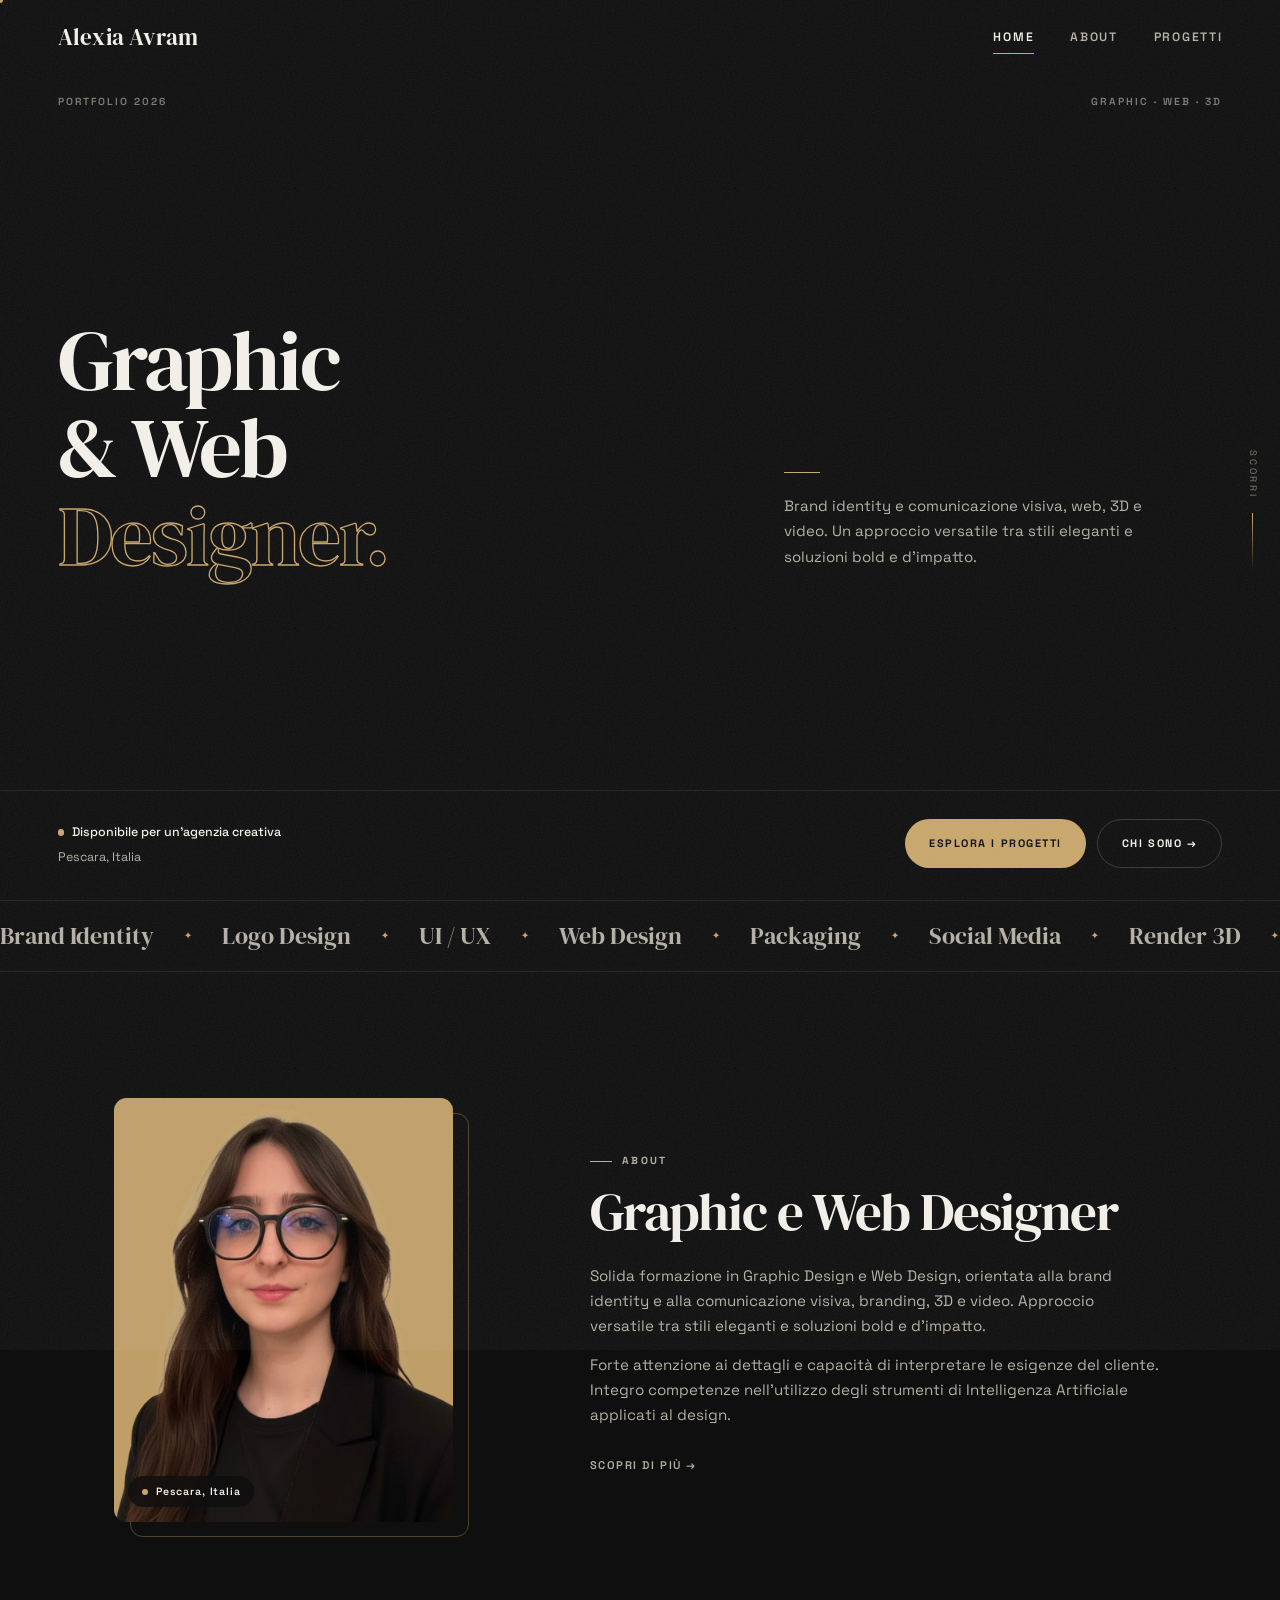
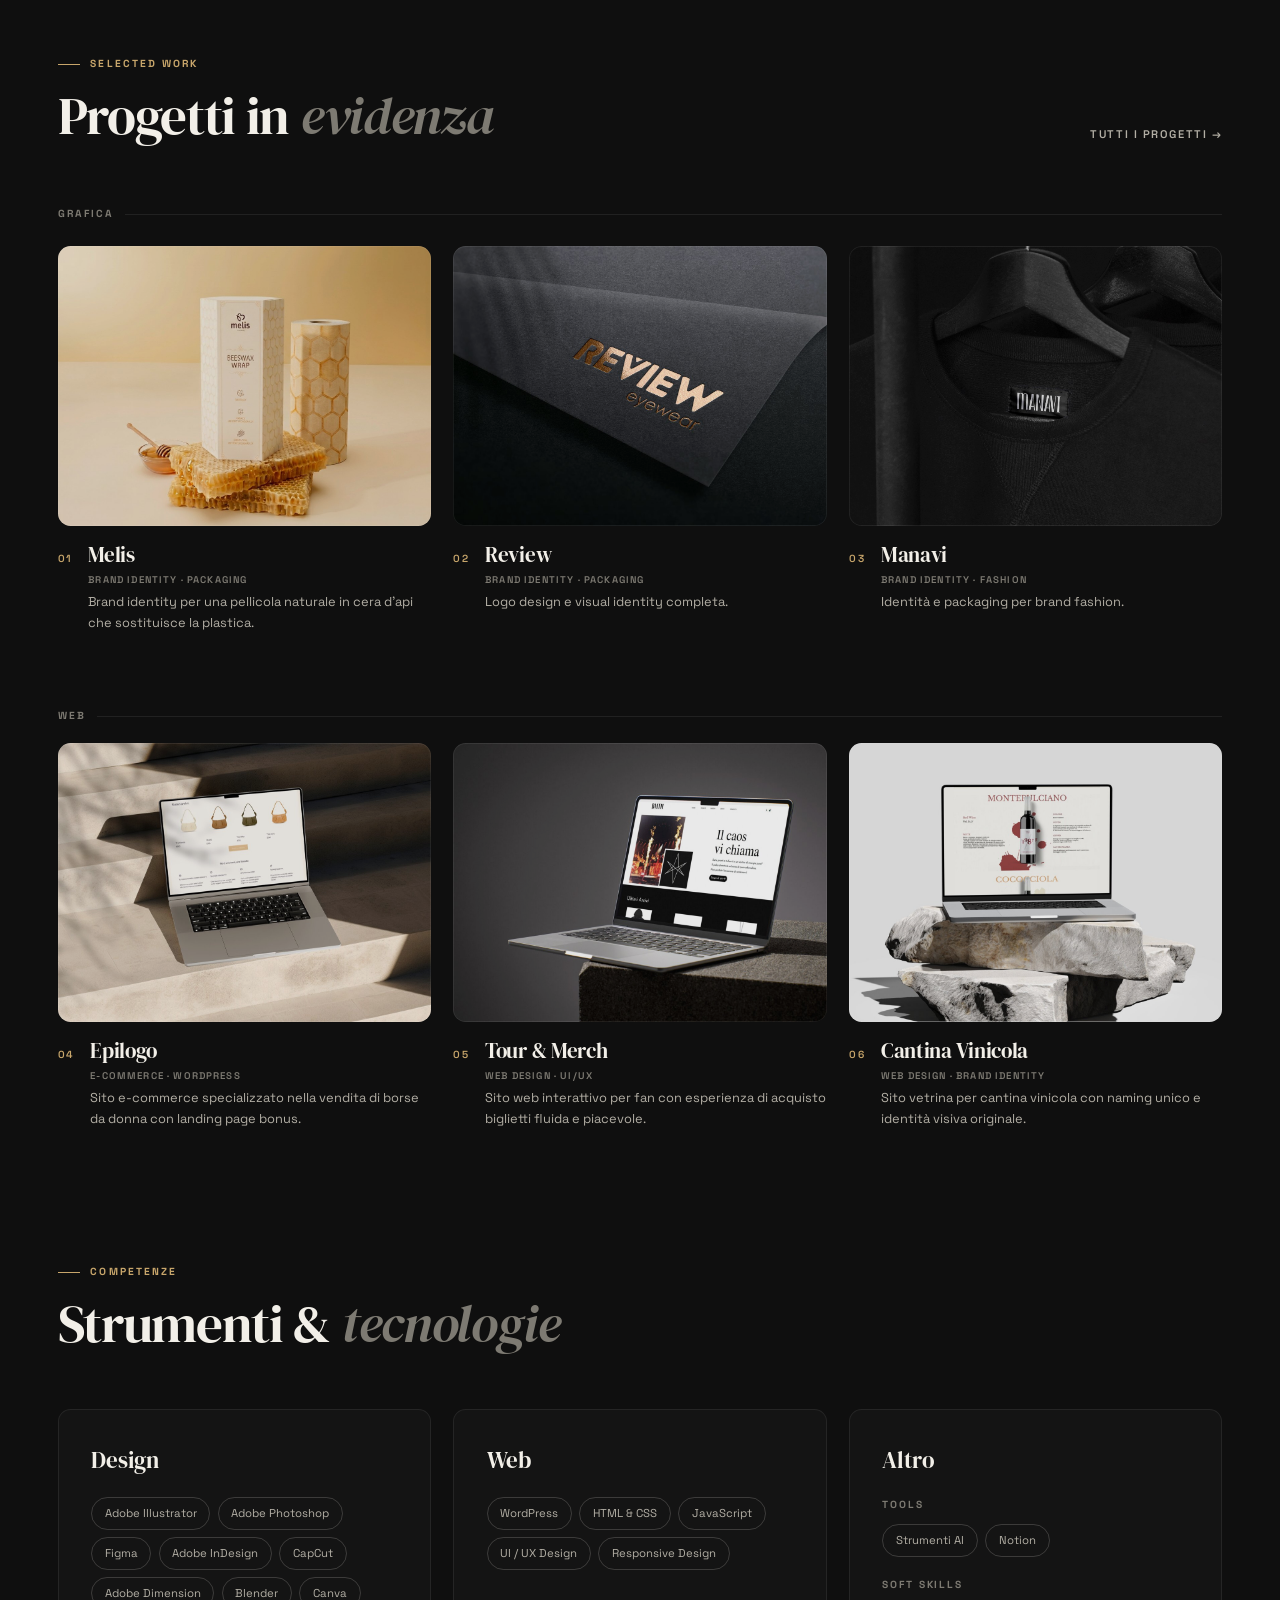
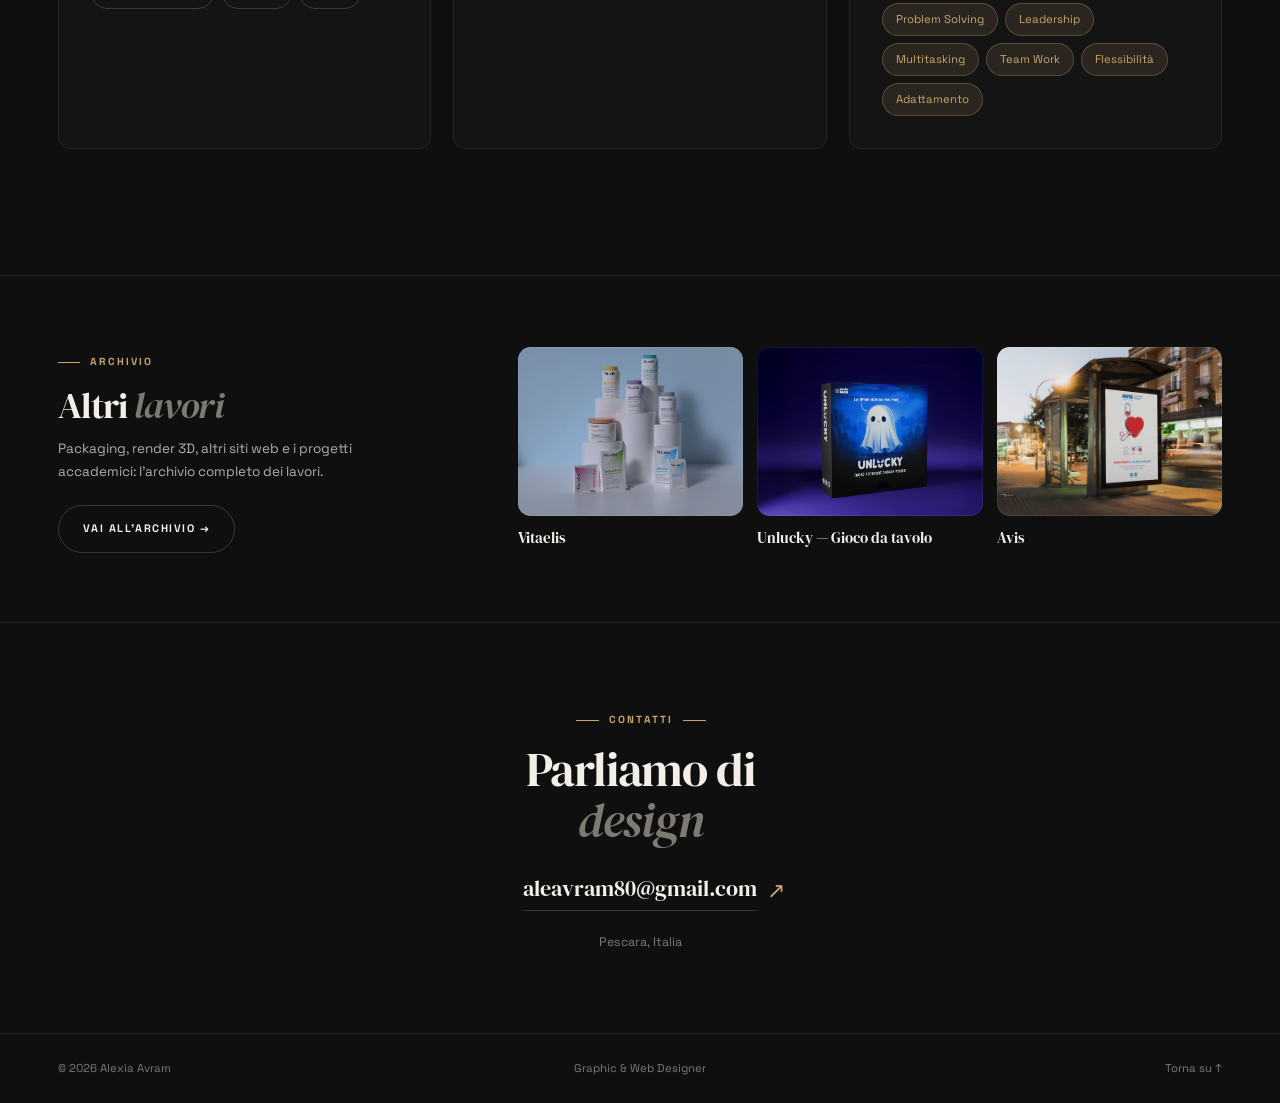
<file: index.html>
<!DOCTYPE html>
<html lang="it">
<head>
  <meta charset="UTF-8"/>
  <meta name="viewport" content="width=device-width, initial-scale=1.0"/>
  <title>Alexia Avram — Graphic &amp; Web Designer</title>
  <meta name="description" content="Portfolio di Alexia Avram, Graphic e Web Designer: brand identity, packaging, web design e 3D."/>
  <meta name="theme-color" content="#0F0F0F"/>
  <!-- Anteprima link (WhatsApp, LinkedIn, Facebook…). Quando il sito è online, sostituisci
       "assets/og-image.jpg" con l’indirizzo completo, es. https://tuosito.it/assets/og-image.jpg -->
  <meta property="og:type" content="website"/>
  <meta property="og:site_name" content="Alexia Avram — Portfolio"/>
  <meta property="og:locale" content="it_IT"/>
  <meta property="og:title" content="Alexia Avram — Graphic &amp; Web Designer"/>
  <meta property="og:description" content="Portfolio di Alexia Avram, Graphic e Web Designer: brand identity, packaging, web design e 3D."/>
  <meta property="og:url" content="https://aleavram80-code.github.io/PortfolioAlexiaAvram/"/>
  <link rel="canonical" href="https://aleavram80-code.github.io/PortfolioAlexiaAvram/"/>
  <meta property="og:image" content="https://aleavram80-code.github.io/PortfolioAlexiaAvram/assets/og-image.jpg"/>
  <meta property="og:image:width" content="1200"/>
  <meta property="og:image:height" content="630"/>
  <meta property="og:image:alt" content="Alexia Avram — Graphic &amp; Web Designer"/>
  <meta name="twitter:card" content="summary_large_image"/>
  <meta name="twitter:image" content="https://aleavram80-code.github.io/PortfolioAlexiaAvram/assets/og-image.jpg"/>
  <link rel="icon" href="assets/icons/favicon.ico" sizes="any"/>
  <link rel="icon" type="image/png" sizes="32x32" href="assets/icons/favicon-32.png"/>
  <link rel="apple-touch-icon" href="assets/icons/apple-touch-icon.png"/>
  <link rel="preconnect" href="https://fonts.googleapis.com"/>
  <link rel="preconnect" href="https://fonts.gstatic.com" crossorigin/>
  <link href="https://fonts.googleapis.com/css2?family=DM+Serif+Display:ital@0;1&family=Space+Grotesk:wght@400;500;600;700&display=swap" rel="stylesheet"/>
  <link rel="stylesheet" href="css/style.css"/>
</head>
<body data-page="home" data-title-key="meta.title.home">

  <a class="skip" href="#main">Vai al contenuto</a>
  <div class="page-overlay" id="pageOverlay"></div>
  <div class="grain" aria-hidden="true"></div>
  <div class="cursor-ring" id="cursorRing" aria-hidden="true"><span></span></div>
  <div class="cursor-dot" id="cursorDot" aria-hidden="true"></div>

  <div class="loader" id="loader" aria-hidden="true">
    <div class="loader-inner">
      <span class="loader-name">Alexia Avram</span>
      <div class="loader-track"><div class="loader-bar"></div></div>
      <span class="loader-count">Portfolio 2026</span>
    </div>
  </div>

  <!-- NAV -->
  <header class="nav" id="nav">
    <a class="nav-logo" href="index.html">Alexia Avram</a>
    <nav class="nav-links" aria-label="Principale">
      <a href="index.html" class="nav-link is-active" data-i18n="nav.home">Home</a>
      <a href="about.html" class="nav-link" data-i18n="nav.about">About</a>
      <a href="progetti.html" class="nav-link" data-i18n="nav.work">Progetti</a>
    </nav>
    <button class="nav-burger" id="burger" type="button" aria-expanded="false" aria-controls="mobMenu" data-i18n-aria="nav.menu" aria-label="Menu"><span></span><span></span></button>
  </header>

  <div class="mob-menu" id="mobMenu">
    <ul>
      <li><a href="index.html" class="mob-link is-active" data-i18n="nav.home">Home</a></li>
      <li><a href="about.html" class="mob-link" data-i18n="nav.about">About</a></li>
      <li><a href="progetti.html" class="mob-link" data-i18n="nav.work">Progetti</a></li>
    </ul>
  </div>

  <main id="main">

    <!-- HERO -->
    <section class="hero">
      <div class="hero-top hero-fade">
        <span data-i18n="hero.eyebrow">Portfolio 2026</span>
        <span>Graphic · Web · 3D</span>
      </div>

      <div class="hero-type">
        <h1 class="hero-title">
          <span class="hero-line"><span style="--i:0">Graphic</span></span>
          <span class="hero-line hero-line--2"><span style="--i:1">&amp; Web</span></span>
          <span class="hero-line hero-line--3"><span style="--i:2" class="hero-outline">Designer.</span></span>
        </h1>
        <div class="hero-aside hero-fade">
          <p class="hero-intro" data-i18n="hero.intro">Brand identity e comunicazione visiva, web, 3D e video. Un approccio versatile tra stili eleganti e soluzioni bold e d’impatto.</p>
        </div>
      </div>

      <div class="hero-foot hero-fade">
        <div class="hero-meta">
          <span><span class="pulse"></span><strong data-i18n="hero.status">Disponibile per un’agenzia creativa</strong></span>
          <span data-i18n="hero.loc">Pescara, Italia</span>
        </div>
        <div class="hero-btns">
          <a href="#lavori" class="btn btn-primary mag" data-i18n="hero.cta.work">Esplora i progetti</a>
          <a href="about.html" class="btn btn-ghost mag" data-i18n="hero.cta.about">Chi sono →</a>
        </div>
      </div>

      <span class="hero-scroll" aria-hidden="true" data-i18n="hero.scroll">Scorri</span>
    </section>

    <!-- MARQUEE -->
    <div class="marquee" aria-hidden="true">
      <div class="marquee-track">
        <div class="marquee-group">
          <span>Brand Identity</span><i>✦</i><span>Logo Design</span><i>✦</i><span>UI / UX</span><i>✦</i><span>Web Design</span><i>✦</i>
          <span>Packaging</span><i>✦</i><span>Social Media</span><i>✦</i><span>Render 3D</span><i>✦</i><span>Adobe Suite</span><i>✦</i><span>Figma</span><i>✦</i>
        </div>
        <div class="marquee-group">
          <span>Brand Identity</span><i>✦</i><span>Logo Design</span><i>✦</i><span>UI / UX</span><i>✦</i><span>Web Design</span><i>✦</i>
          <span>Packaging</span><i>✦</i><span>Social Media</span><i>✦</i><span>Render 3D</span><i>✦</i><span>Adobe Suite</span><i>✦</i><span>Figma</span><i>✦</i>
        </div>
      </div>
    </div>

    <!-- ABOUT -->
    <section class="section home-about">
      <div class="wrap">
        <div class="portrait reveal">
          <div class="portrait-frame"><img src="assets/img/alexia.jpg" alt="Alexia Avram" width="849" height="1200" class="fade-img" loading="lazy" decoding="async"/></div>
          <span class="portrait-tag"><span class="pulse"></span><span data-i18n="hero.loc">Pescara, Italia</span></span>
        </div>
        <div class="about-copy reveal" style="--d:.1s">
          <p class="label" data-i18n="about.label">About</p>
          <h2 class="section-title" data-i18n-html="about.title">Graphic e Web Designer</h2>
          <p data-i18n="about.p1">Solida formazione in Graphic Design e Web Design, orientata alla brand identity e alla comunicazione visiva, branding, 3D e video. Approccio versatile tra stili eleganti e soluzioni bold e d’impatto.</p>
          <p data-i18n="about.p2">Forte attenzione ai dettagli e capacità di interpretare le esigenze del cliente. Integro competenze nell’utilizzo degli strumenti di Intelligenza Artificiale applicati al design.</p>
          <a href="about.html" class="link-arrow" data-i18n="about.more">Scopri di più →</a>
        </div>
      </div>
    </section>

    <!-- PROGETTI IN EVIDENZA -->
    <section class="section" id="lavori" style="padding-top:0">
      <div class="wrap">
        <div class="section-head reveal">
          <div>
            <p class="label" data-i18n="work.label">Selected Work</p>
            <h2 class="section-title" data-i18n-html="work.title">Progetti in <em>evidenza</em></h2>
          </div>
          <a href="progetti.html" class="link-arrow" data-i18n="work.all">Tutti i progetti →</a>
        </div>
        <div class="feat-grid" id="featured"></div>
      </div>
    </section>

    <!-- COMPETENZE -->
    <section class="section" style="padding-top:0">
      <div class="wrap">
        <div class="section-head reveal">
          <div>
            <p class="label" data-i18n="skills.label">Competenze</p>
            <h2 class="section-title" data-i18n-html="skills.title">Strumenti &amp; <em>tecnologie</em></h2>
          </div>
        </div>
        <div class="skills-grid">
          <div class="skill-card reveal">
            <h3 data-i18n="skills.design">Design</h3>
            <ul class="chips">
              <li class="chip">Adobe Illustrator</li><li class="chip">Adobe Photoshop</li><li class="chip">Figma</li>
              <li class="chip">Adobe InDesign</li><li class="chip">CapCut</li><li class="chip">Adobe Dimension</li>
              <li class="chip">Blender</li><li class="chip">Canva</li>
            </ul>
          </div>
          <div class="skill-card reveal" style="--d:.08s">
            <h3 data-i18n="skills.web">Web</h3>
            <ul class="chips">
              <li class="chip">WordPress</li><li class="chip">HTML &amp; CSS</li><li class="chip">JavaScript</li>
              <li class="chip">UI / UX Design</li><li class="chip">Responsive Design</li>
            </ul>
          </div>
          <div class="skill-card reveal" style="--d:.16s">
            <h3 data-i18n="skills.other">Altro</h3>
            <span class="sub" data-i18n="skills.tools">Tools</span>
            <ul class="chips"><li class="chip" data-i18n="skills.ai">Strumenti AI</li><li class="chip">Notion</li></ul>
            <span class="sub" data-i18n="skills.soft">Soft Skills</span>
            <ul class="chips">
              <li class="chip chip--soft" data-i18n="soft.problem">Problem Solving</li>
              <li class="chip chip--soft" data-i18n="soft.leadership">Leadership</li>
              <li class="chip chip--soft" data-i18n="soft.multitasking">Multitasking</li>
              <li class="chip chip--soft" data-i18n="soft.team">Team Work</li>
              <li class="chip chip--soft" data-i18n="soft.flex">Flessibilità</li>
              <li class="chip chip--soft" data-i18n="soft.adapt">Adattamento</li>
            </ul>
          </div>
        </div>
      </div>
    </section>

    <!-- ALTRI LAVORI -->
    <section class="section more">
      <div class="wrap">
        <div class="more-text reveal">
          <p class="label" data-i18n="more.label">Archivio</p>
          <h2 class="section-title" data-i18n-html="more.title">Altri <em>lavori</em></h2>
          <p data-i18n="more.text">Packaging, render 3D, altri siti web e i progetti accademici: l’archivio completo dei lavori.</p>
          <a href="progetti.html" class="btn btn-ghost mag" data-i18n="more.cta">Vai all’archivio →</a>
        </div>
        <div class="more-strip reveal" style="--d:.08s" id="moreStrip"></div>
      </div>
    </section>

    <!-- CONTATTI -->
    <section class="section contact" id="contatti">
      <div class="wrap reveal">
        <p class="label" data-i18n="contact.label">Contatti</p>
        <h2 class="section-title" data-i18n-html="contact.title">Parliamo di<br/><em>design</em></h2>
        <a class="contact-email" href="mailto:aleavram80@gmail.com">aleavram80@gmail.com <span class="arr" aria-hidden="true">↗</span></a>
        <div class="contact-sub">
          <span data-i18n="hero.loc">Pescara, Italia</span>
        </div>
      </div>
    </section>

  </main>

  <footer class="footer">
    <div class="wrap">
      <span>© <span data-year>2026</span> Alexia Avram</span>
      <span data-i18n-html="footer.role">Graphic &amp; Web Designer</span>
      <a href="#" data-top data-i18n="footer.top">Torna su ↑</a>
    </div>
  </footer>

  <script src="js/data.js"></script>
  <script src="js/i18n.js"></script>
  <script src="js/main.js"></script>
</body>
</html>
</file>
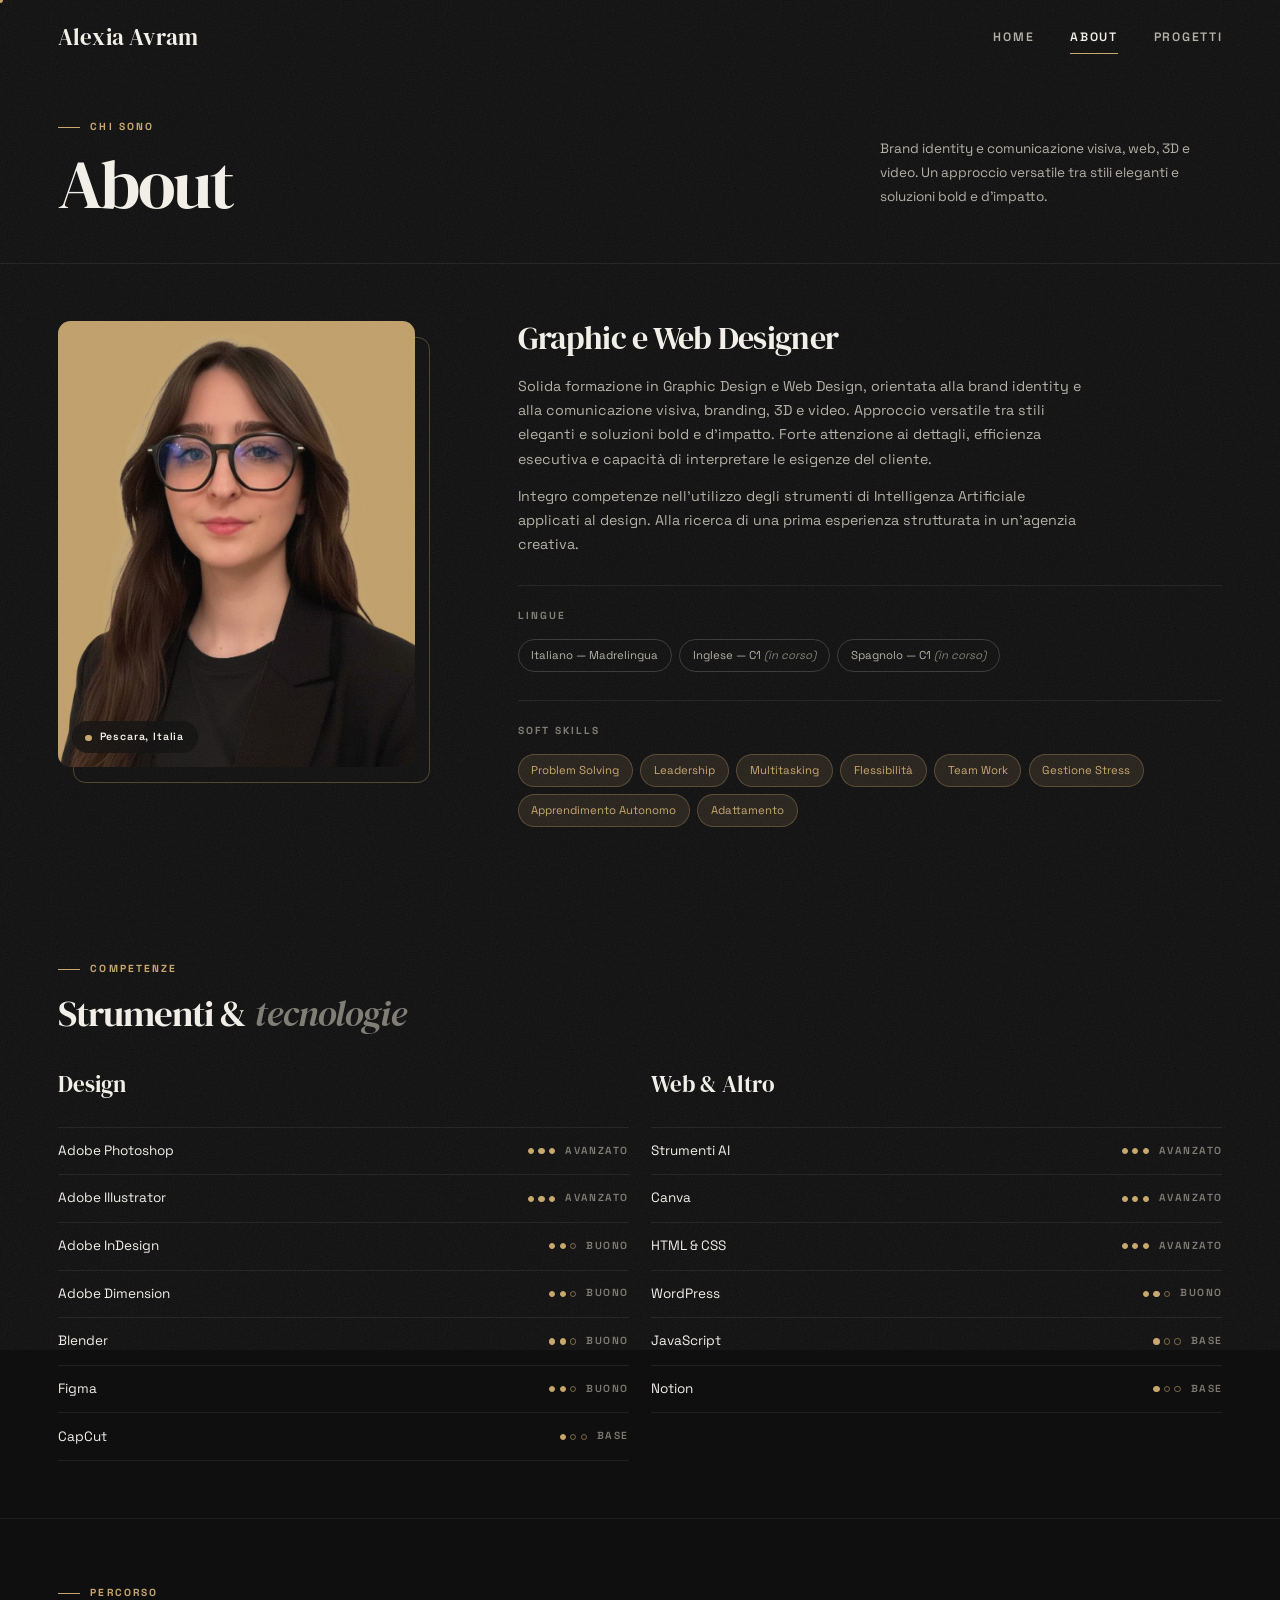
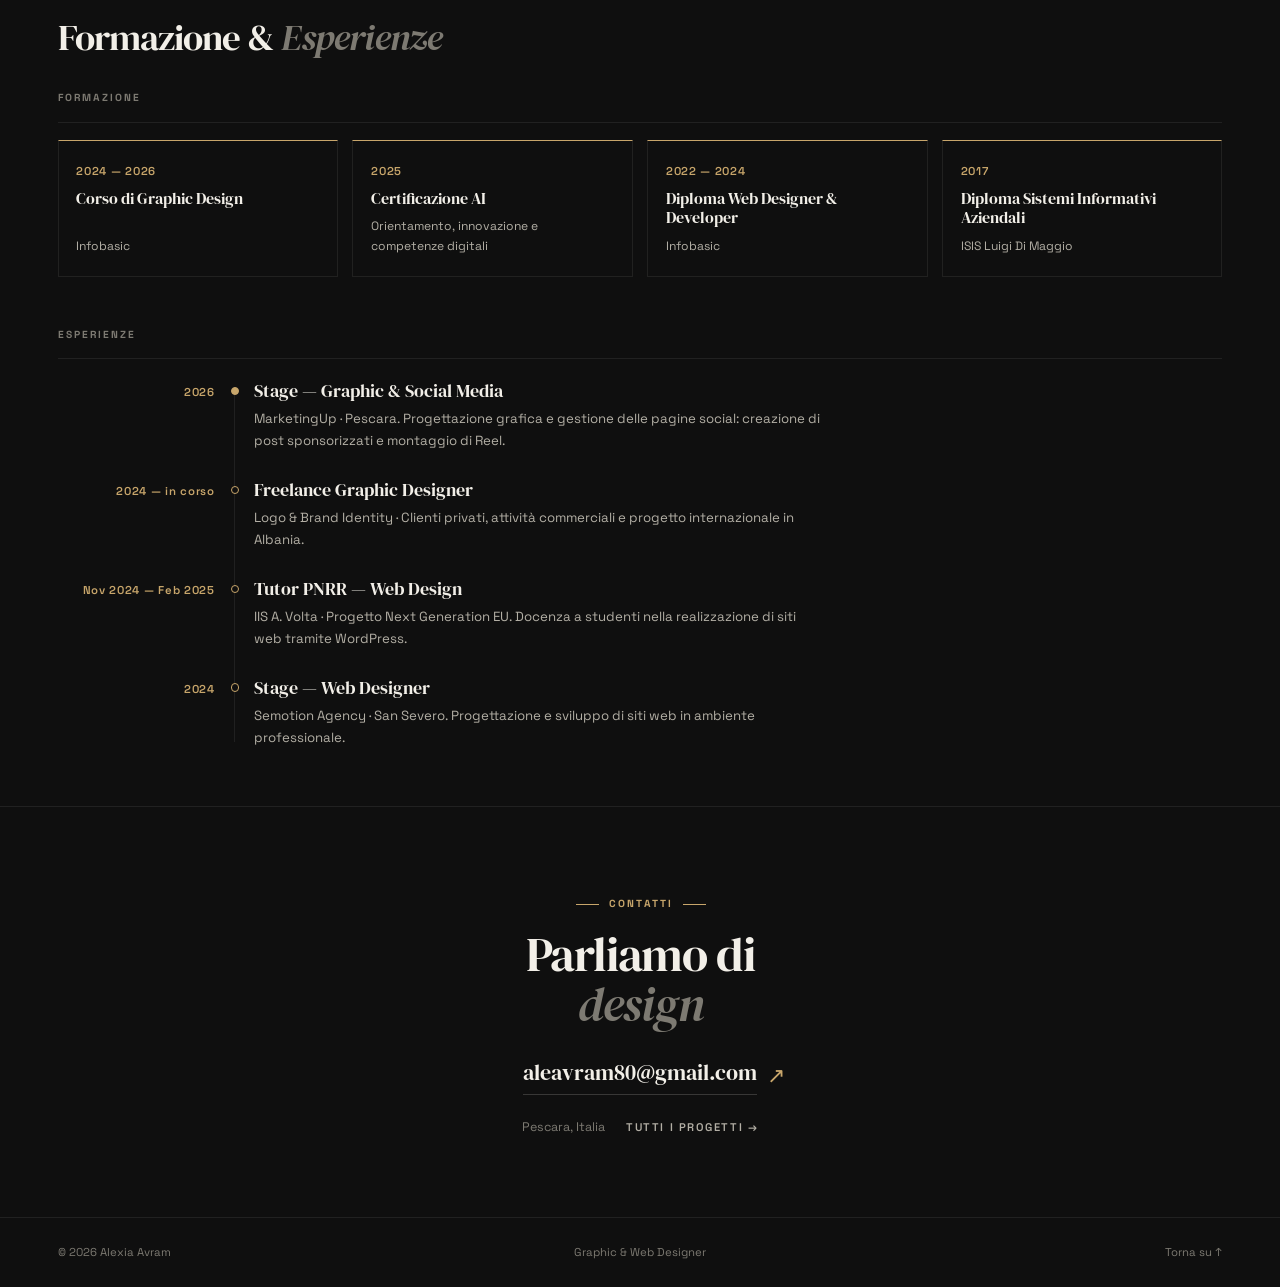
<file: about.html>
<!DOCTYPE html>
<html lang="it">
<head>
  <meta charset="UTF-8"/>
  <meta name="viewport" content="width=device-width, initial-scale=1.0"/>
  <title>About — Alexia Avram</title>
  <meta name="description" content="Chi sono, competenze, esperienze e formazione di Alexia Avram, Graphic e Web Designer."/>
  <meta name="theme-color" content="#0F0F0F"/>
  <!-- Anteprima link (WhatsApp, LinkedIn, Facebook…). Quando il sito è online, sostituisci
       "assets/og-image.jpg" con l’indirizzo completo, es. https://tuosito.it/assets/og-image.jpg -->
  <meta property="og:type" content="website"/>
  <meta property="og:site_name" content="Alexia Avram — Portfolio"/>
  <meta property="og:locale" content="it_IT"/>
  <meta property="og:title" content="About — Alexia Avram"/>
  <meta property="og:description" content="Chi sono, competenze, esperienze e formazione di Alexia Avram, Graphic e Web Designer."/>
  <meta property="og:url" content="https://aleavram80-code.github.io/PortfolioAlexiaAvram/about.html"/>
  <link rel="canonical" href="https://aleavram80-code.github.io/PortfolioAlexiaAvram/about.html"/>
  <meta property="og:image" content="https://aleavram80-code.github.io/PortfolioAlexiaAvram/assets/og-image.jpg"/>
  <meta property="og:image:width" content="1200"/>
  <meta property="og:image:height" content="630"/>
  <meta property="og:image:alt" content="Alexia Avram — Graphic &amp; Web Designer"/>
  <meta name="twitter:card" content="summary_large_image"/>
  <meta name="twitter:image" content="https://aleavram80-code.github.io/PortfolioAlexiaAvram/assets/og-image.jpg"/>
  <link rel="icon" href="assets/icons/favicon.ico" sizes="any"/>
  <link rel="icon" type="image/png" sizes="32x32" href="assets/icons/favicon-32.png"/>
  <link rel="apple-touch-icon" href="assets/icons/apple-touch-icon.png"/>
  <link rel="preconnect" href="https://fonts.googleapis.com"/>
  <link rel="preconnect" href="https://fonts.gstatic.com" crossorigin/>
  <link href="https://fonts.googleapis.com/css2?family=DM+Serif+Display:ital@0;1&family=Space+Grotesk:wght@400;500;600;700&display=swap" rel="stylesheet"/>
  <link rel="stylesheet" href="css/style.css"/>
</head>
<body data-page="about" data-title-key="meta.title.about">

  <a class="skip" href="#main">Vai al contenuto</a>
  <div class="page-overlay" id="pageOverlay"></div>
  <div class="grain" aria-hidden="true"></div>
  <div class="cursor-ring" id="cursorRing" aria-hidden="true"><span></span></div>
  <div class="cursor-dot" id="cursorDot" aria-hidden="true"></div>

  <!-- NAV -->
  <header class="nav" id="nav">
    <a class="nav-logo" href="index.html">Alexia Avram</a>
    <nav class="nav-links" aria-label="Principale">
      <a href="index.html" class="nav-link" data-i18n="nav.home">Home</a>
      <a href="about.html" class="nav-link is-active" data-i18n="nav.about">About</a>
      <a href="progetti.html" class="nav-link" data-i18n="nav.work">Progetti</a>
    </nav>
    <button class="nav-burger" id="burger" type="button" aria-expanded="false" aria-controls="mobMenu" data-i18n-aria="nav.menu" aria-label="Menu"><span></span><span></span></button>
  </header>

  <div class="mob-menu" id="mobMenu">
    <ul>
      <li><a href="index.html" class="mob-link" data-i18n="nav.home">Home</a></li>
      <li><a href="about.html" class="mob-link is-active" data-i18n="nav.about">About</a></li>
      <li><a href="progetti.html" class="mob-link" data-i18n="nav.work">Progetti</a></li>
    </ul>
  </div>

  <main id="main">

    <header class="page-header">
      <div class="wrap">
        <div class="reveal">
          <p class="label" data-i18n="aboutpage.label">Chi sono</p>
          <h1 class="page-title" data-i18n="aboutpage.title">About</h1>
        </div>
        <p class="lead reveal" style="--d:.1s" data-i18n="hero.intro">Brand identity e comunicazione visiva, web, 3D e video. Un approccio versatile tra stili eleganti e soluzioni bold e d’impatto.</p>
      </div>
    </header>

    <!-- INTRO -->
    <section class="section about-intro">
      <div class="wrap">
        <div class="portrait reveal">
          <div class="portrait-frame"><img src="assets/img/alexia.jpg" alt="Alexia Avram" width="849" height="1200" class="fade-img" fetchpriority="high" decoding="async"/></div>
          <span class="portrait-tag"><span class="pulse"></span><span data-i18n="hero.loc">Pescara, Italia</span></span>
        </div>
        <div class="about-body reveal" style="--d:.1s">
          <h2 class="about-heading" data-i18n-html="about.title">Graphic e Web Designer</h2>
          <p data-i18n="about.p1.full">Solida formazione in Graphic Design e Web Design, orientata alla brand identity e alla comunicazione visiva, branding, 3D e video. Approccio versatile tra stili eleganti e soluzioni bold e d’impatto. Forte attenzione ai dettagli, efficienza esecutiva e capacità di interpretare le esigenze del cliente.</p>
          <p data-i18n="about.p2.full">Integro competenze nell’utilizzo degli strumenti di Intelligenza Artificiale applicati al design. Alla ricerca di una prima esperienza strutturata in un’agenzia creativa.</p>

          <div class="about-block">
            <h3 data-i18n="lang.label">Lingue</h3>
            <ul class="chips">
              <li class="chip" data-i18n-html="lang.it">Italiano — Madrelingua</li>
              <li class="chip" data-i18n-html="lang.en">Inglese — C1 <em>(in corso)</em></li>
              <li class="chip" data-i18n-html="lang.es">Spagnolo — C1 <em>(in corso)</em></li>
            </ul>
          </div>

          <div class="about-block">
            <h3 data-i18n="skills.soft">Soft Skills</h3>
            <ul class="chips">
              <li class="chip chip--soft" data-i18n="soft.problem">Problem Solving</li>
              <li class="chip chip--soft" data-i18n="soft.leadership">Leadership</li>
              <li class="chip chip--soft" data-i18n="soft.multitasking">Multitasking</li>
              <li class="chip chip--soft" data-i18n="soft.flex">Flessibilità</li>
              <li class="chip chip--soft" data-i18n="soft.team">Team Work</li>
              <li class="chip chip--soft" data-i18n="soft.stress">Gestione Stress</li>
              <li class="chip chip--soft" data-i18n="soft.learning">Apprendimento Autonomo</li>
              <li class="chip chip--soft" data-i18n="soft.adapt">Adattamento</li>
            </ul>
          </div>
        </div>
      </div>
    </section>

    <!-- COMPETENZE -->
    <section class="section about-sec about-skills">
      <div class="wrap">
        <div class="section-head reveal">
          <div>
            <p class="label" data-i18n="skills.label">Competenze</p>
            <h2 class="section-title" data-i18n-html="skills.title">Strumenti &amp; <em>tecnologie</em></h2>
          </div>
        </div>
        <div class="bars">
          <div class="reveal">
            <h3 data-i18n="skills.design">Design</h3>
            <div class="lvl"><span class="lvl-name">Adobe Photoshop</span><span class="lvl-val"><span class="lvl-dots" aria-hidden="true"><i class="on"></i><i class="on"></i><i class="on"></i></span>Avanzato</span></div>
            <div class="lvl"><span class="lvl-name">Adobe Illustrator</span><span class="lvl-val"><span class="lvl-dots" aria-hidden="true"><i class="on"></i><i class="on"></i><i class="on"></i></span>Avanzato</span></div>
            <div class="lvl"><span class="lvl-name">Adobe InDesign</span><span class="lvl-val"><span class="lvl-dots" aria-hidden="true"><i class="on"></i><i class="on"></i><i></i></span>Buono</span></div>
            <div class="lvl"><span class="lvl-name">Adobe Dimension</span><span class="lvl-val"><span class="lvl-dots" aria-hidden="true"><i class="on"></i><i class="on"></i><i></i></span>Buono</span></div>
            <div class="lvl"><span class="lvl-name">Blender</span><span class="lvl-val"><span class="lvl-dots" aria-hidden="true"><i class="on"></i><i class="on"></i><i></i></span>Buono</span></div>
            <div class="lvl"><span class="lvl-name">Figma</span><span class="lvl-val"><span class="lvl-dots" aria-hidden="true"><i class="on"></i><i class="on"></i><i></i></span>Buono</span></div>
            <div class="lvl"><span class="lvl-name">CapCut</span><span class="lvl-val"><span class="lvl-dots" aria-hidden="true"><i class="on"></i><i></i><i></i></span>Base</span></div>
          </div>
          <div class="reveal" style="--d:.1s">
            <h3 data-i18n-html="skills.webother">Web &amp; Altro</h3>
            <div class="lvl"><span class="lvl-name" data-i18n="skills.ai">Strumenti AI</span><span class="lvl-val"><span class="lvl-dots" aria-hidden="true"><i class="on"></i><i class="on"></i><i class="on"></i></span>Avanzato</span></div>
            <div class="lvl"><span class="lvl-name">Canva</span><span class="lvl-val"><span class="lvl-dots" aria-hidden="true"><i class="on"></i><i class="on"></i><i class="on"></i></span>Avanzato</span></div>
            <div class="lvl"><span class="lvl-name">HTML &amp; CSS</span><span class="lvl-val"><span class="lvl-dots" aria-hidden="true"><i class="on"></i><i class="on"></i><i class="on"></i></span>Avanzato</span></div>
            <div class="lvl"><span class="lvl-name">WordPress</span><span class="lvl-val"><span class="lvl-dots" aria-hidden="true"><i class="on"></i><i class="on"></i><i></i></span>Buono</span></div>
            <div class="lvl"><span class="lvl-name">JavaScript</span><span class="lvl-val"><span class="lvl-dots" aria-hidden="true"><i class="on"></i><i></i><i></i></span>Base</span></div>
            <div class="lvl"><span class="lvl-name">Notion</span><span class="lvl-val"><span class="lvl-dots" aria-hidden="true"><i class="on"></i><i></i><i></i></span>Base</span></div>
          </div>
        </div>
      </div>
    </section>

    <!-- PERCORSO -->
    <section class="section timeline about-sec">
      <div class="wrap">
        <div class="reveal">
          <p class="label" data-i18n="tl.label">Percorso</p>
          <h2 class="section-title" data-i18n-html="tl.title">Formazione &amp; <em>Esperienze</em></h2>
        </div>

        <h3 class="tl-group-title reveal" data-i18n="tl.edu">Formazione</h3>
        <div class="edu-grid">
          <div class="edu-card reveal">
            <span class="tl-year">2024 — 2026</span>
            <h4 data-i18n="tl.f2.title">Corso di Graphic Design</h4>
            <p>Infobasic</p>
          </div>
          <div class="edu-card reveal" style="--d:.06s">
            <span class="tl-year">2025</span>
            <h4 data-i18n="tl.f1.title">Certificazione AI</h4>
            <p data-i18n="tl.f1.text">Orientamento, innovazione e competenze digitali</p>
          </div>
          <div class="edu-card reveal" style="--d:.12s">
            <span class="tl-year">2022 — 2024</span>
            <h4 data-i18n-html="tl.f3.title">Diploma Web Designer &amp; Developer</h4>
            <p>Infobasic</p>
          </div>
          <div class="edu-card reveal" style="--d:.18s">
            <span class="tl-year">2017</span>
            <h4 data-i18n="tl.f4.title">Diploma Sistemi Informativi Aziendali</h4>
            <p>ISIS Luigi Di Maggio</p>
          </div>
        </div>

        <h3 class="tl-group-title tl-group-title--exp reveal" data-i18n="tl.exp">Esperienze</h3>
        <ol class="exp-list">
          <li class="exp-item reveal">
            <span class="tl-year">2026</span>
            <div><h4 data-i18n-html="tl.f0.title">Stage — Graphic &amp; Social Media</h4><p data-i18n="tl.f0.text">MarketingUp · Pescara. Progettazione grafica e gestione delle pagine social: creazione di post sponsorizzati e montaggio di Reel.</p></div>
          </li>
          <li class="exp-item reveal">
            <span class="tl-year">2024 — <span data-i18n="tl.present">in corso</span></span>
            <div><h4 data-i18n="tl.e1.title">Freelance Graphic Designer</h4><p data-i18n-html="tl.e1.text">Logo &amp; Brand Identity · Clienti privati, attività commerciali e progetto internazionale in Albania.</p></div>
          </li>
          <li class="exp-item reveal">
            <span class="tl-year">Nov 2024 — Feb 2025</span>
            <div><h4 data-i18n="tl.e2.title">Tutor PNRR — Web Design</h4><p data-i18n="tl.e2.text">IIS A. Volta · Progetto Next Generation EU. Docenza a studenti nella realizzazione di siti web tramite WordPress.</p></div>
          </li>
          <li class="exp-item reveal">
            <span class="tl-year">2024</span>
            <div><h4 data-i18n="tl.e3.title">Stage — Web Designer</h4><p data-i18n="tl.e3.text">Semotion Agency · San Severo. Progettazione e sviluppo di siti web in ambiente professionale.</p></div>
          </li>
        </ol>
      </div>
    </section>

    <!-- CONTATTI -->
    <section class="section contact" id="contatti">
      <div class="wrap reveal">
        <p class="label" data-i18n="contact.label">Contatti</p>
        <h2 class="section-title" data-i18n-html="contact.title">Parliamo di<br/><em>design</em></h2>
        <a class="contact-email" href="mailto:aleavram80@gmail.com">aleavram80@gmail.com <span class="arr" aria-hidden="true">↗</span></a>
        <div class="contact-sub">
          <span data-i18n="hero.loc">Pescara, Italia</span>
          <a class="link-arrow" href="progetti.html" data-i18n="work.all">Tutti i progetti →</a>
        </div>
      </div>
    </section>

  </main>

  <footer class="footer">
    <div class="wrap">
      <span>© <span data-year>2026</span> Alexia Avram</span>
      <span data-i18n-html="footer.role">Graphic &amp; Web Designer</span>
      <a href="#" data-top data-i18n="footer.top">Torna su ↑</a>
    </div>
  </footer>

  <script src="js/data.js"></script>
  <script src="js/i18n.js"></script>
  <script src="js/main.js"></script>
</body>
</html>
</file>
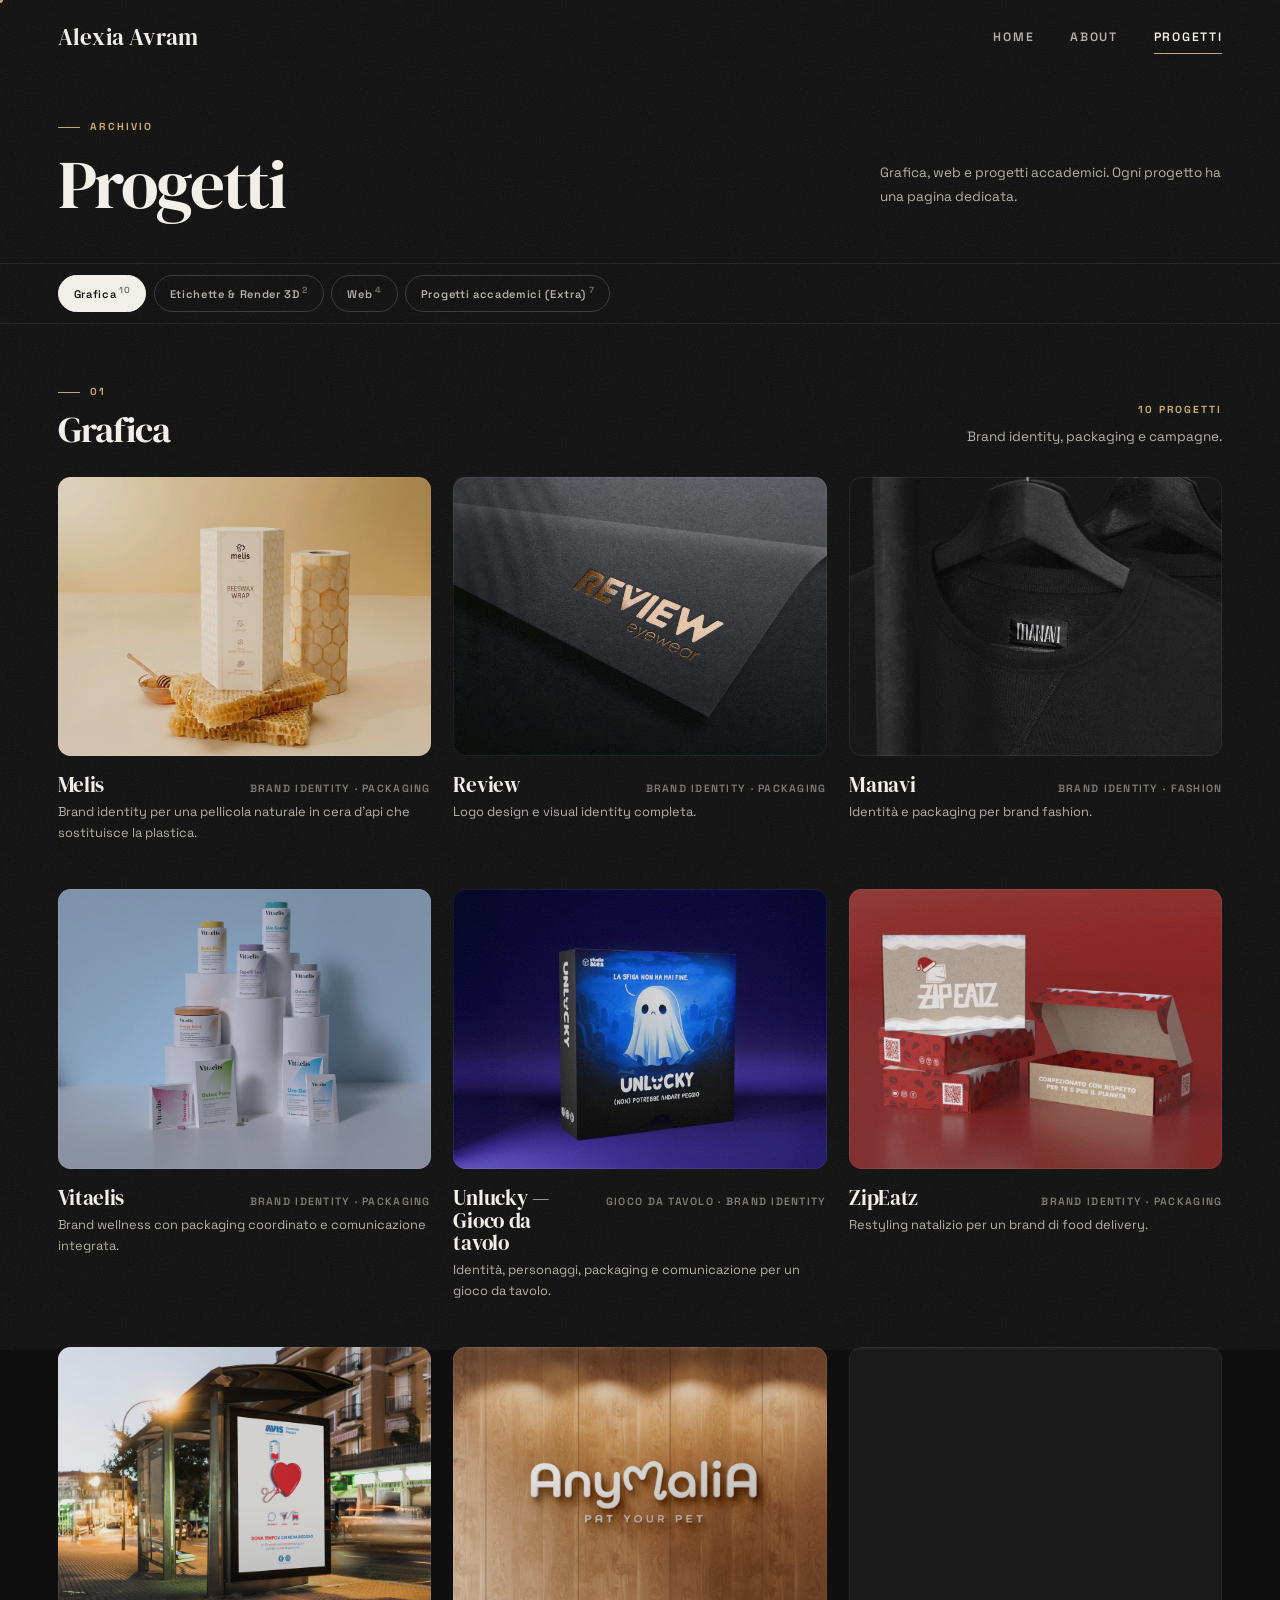
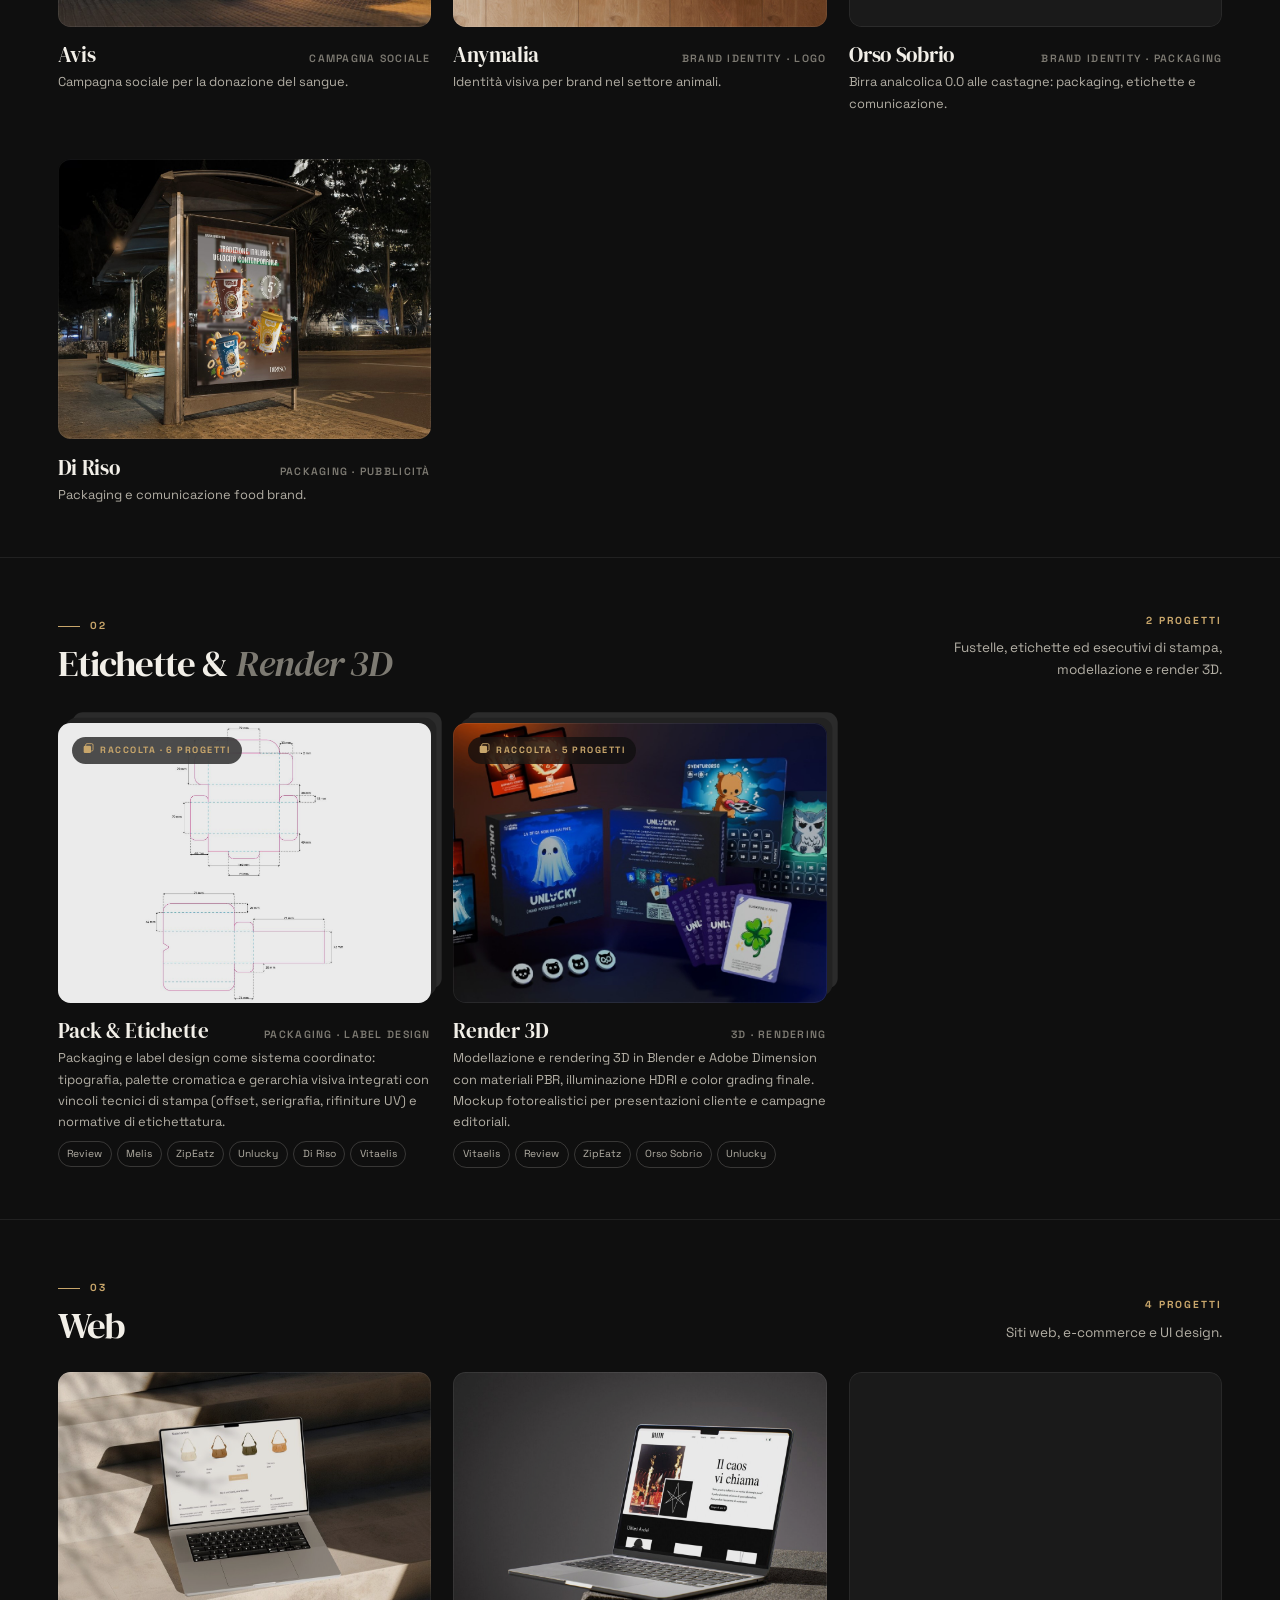
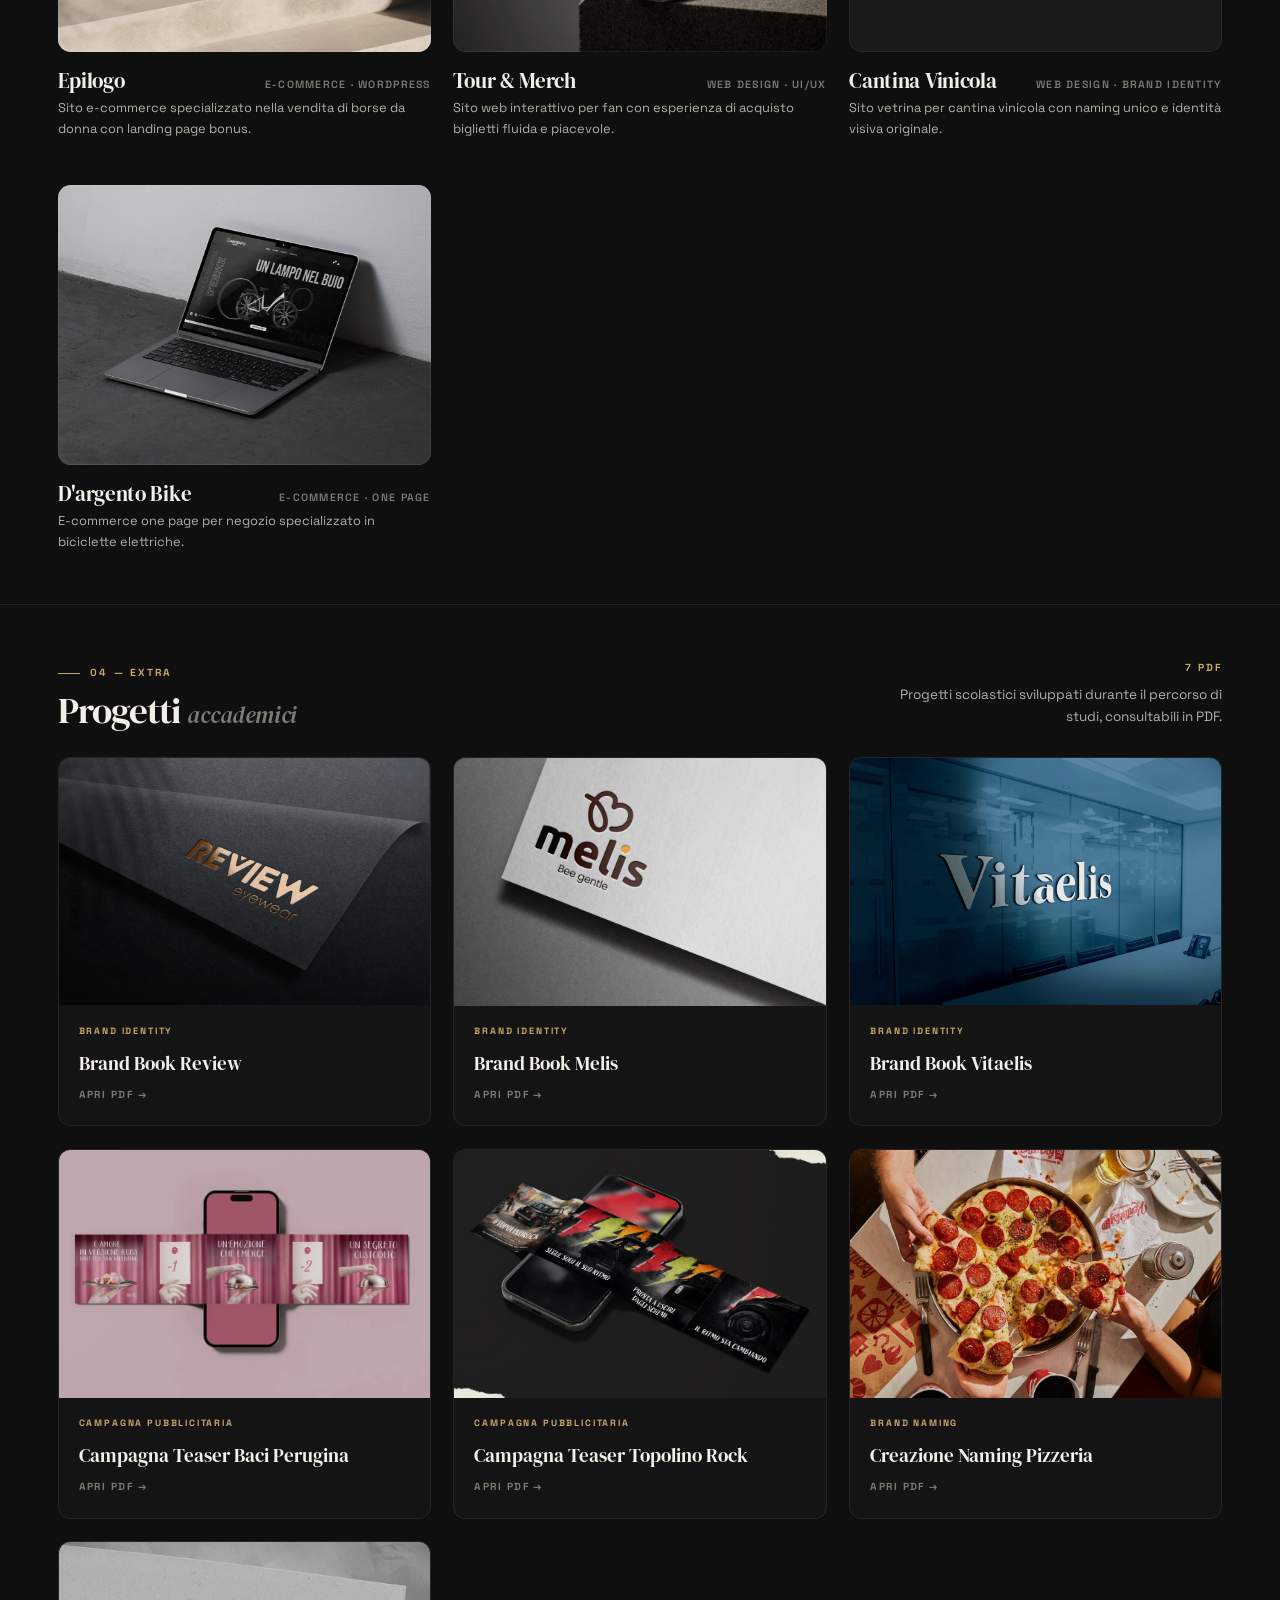
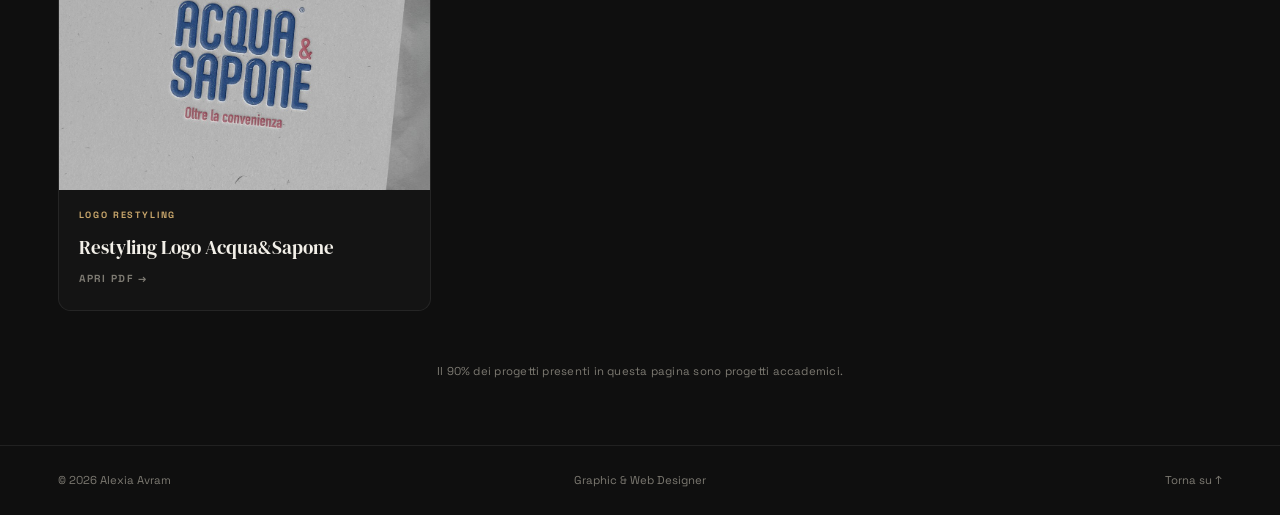
<file: progetti.html>
<!DOCTYPE html>
<html lang="it">
<head>
  <meta charset="UTF-8"/>
  <meta name="viewport" content="width=device-width, initial-scale=1.0"/>
  <title>Progetti — Alexia Avram</title>
  <meta name="description" content="Tutti i progetti di Alexia Avram: grafica, packaging, render 3D, web design e progetti accademici."/>
  <meta name="theme-color" content="#0F0F0F"/>
  <!-- Anteprima link (WhatsApp, LinkedIn, Facebook…). Quando il sito è online, sostituisci
       "assets/og-image.jpg" con l’indirizzo completo, es. https://tuosito.it/assets/og-image.jpg -->
  <meta property="og:type" content="website"/>
  <meta property="og:site_name" content="Alexia Avram — Portfolio"/>
  <meta property="og:locale" content="it_IT"/>
  <meta property="og:title" content="Progetti — Alexia Avram"/>
  <meta property="og:description" content="Tutti i progetti di Alexia Avram: grafica, packaging, render 3D, web design e progetti accademici."/>
  <meta property="og:url" content="https://aleavram80-code.github.io/PortfolioAlexiaAvram/progetti.html"/>
  <link rel="canonical" href="https://aleavram80-code.github.io/PortfolioAlexiaAvram/progetti.html"/>
  <meta property="og:image" content="https://aleavram80-code.github.io/PortfolioAlexiaAvram/assets/og-image.jpg"/>
  <meta property="og:image:width" content="1200"/>
  <meta property="og:image:height" content="630"/>
  <meta property="og:image:alt" content="Alexia Avram — Graphic &amp; Web Designer"/>
  <meta name="twitter:card" content="summary_large_image"/>
  <meta name="twitter:image" content="https://aleavram80-code.github.io/PortfolioAlexiaAvram/assets/og-image.jpg"/>
  <link rel="icon" href="assets/icons/favicon.ico" sizes="any"/>
  <link rel="icon" type="image/png" sizes="32x32" href="assets/icons/favicon-32.png"/>
  <link rel="apple-touch-icon" href="assets/icons/apple-touch-icon.png"/>
  <link rel="preconnect" href="https://fonts.googleapis.com"/>
  <link rel="preconnect" href="https://fonts.gstatic.com" crossorigin/>
  <link href="https://fonts.googleapis.com/css2?family=DM+Serif+Display:ital@0;1&family=Space+Grotesk:wght@400;500;600;700&display=swap" rel="stylesheet"/>
  <link rel="stylesheet" href="css/style.css"/>
</head>
<body data-page="work" data-title-key="meta.title.work">

  <a class="skip" href="#main">Vai al contenuto</a>
  <div class="page-overlay" id="pageOverlay"></div>
  <div class="grain" aria-hidden="true"></div>
  <div class="cursor-ring" id="cursorRing" aria-hidden="true"><span></span></div>
  <div class="cursor-dot" id="cursorDot" aria-hidden="true"></div>

  <!-- NAV -->
  <header class="nav" id="nav">
    <a class="nav-logo" href="index.html">Alexia Avram</a>
    <nav class="nav-links" aria-label="Principale">
      <a href="index.html" class="nav-link" data-i18n="nav.home">Home</a>
      <a href="about.html" class="nav-link" data-i18n="nav.about">About</a>
      <a href="progetti.html" class="nav-link is-active" data-i18n="nav.work">Progetti</a>
    </nav>
    <button class="nav-burger" id="burger" type="button" aria-expanded="false" aria-controls="mobMenu" data-i18n-aria="nav.menu" aria-label="Menu"><span></span><span></span></button>
  </header>

  <div class="mob-menu" id="mobMenu">
    <ul>
      <li><a href="index.html" class="mob-link" data-i18n="nav.home">Home</a></li>
      <li><a href="about.html" class="mob-link" data-i18n="nav.about">About</a></li>
      <li><a href="progetti.html" class="mob-link is-active" data-i18n="nav.work">Progetti</a></li>
    </ul>
  </div>

  <main id="main">

    <header class="page-header">
      <div class="wrap">
        <div class="reveal">
          <p class="label" data-i18n="workpage.label">Archivio</p>
          <h1 class="page-title" data-i18n="workpage.title">Progetti</h1>
        </div>
        <p class="lead reveal" style="--d:.1s" data-i18n="workpage.intro">Grafica, web e progetti accademici. Ogni progetto ha una pagina dedicata.</p>
      </div>
    </header>

    <nav class="filters" aria-label="Sezioni"><div class="wrap" id="sectionNav">
      <a class="filter is-active" href="#grafica" data-sec="grafica"><span data-i18n="sec.grafica">Grafica</span><sup data-count-n="grafica"></sup></a>
      <a class="filter" href="#pack3d" data-sec="pack3d"><span data-i18n="sec.pack3d">Etichette &amp; Render 3D</span><sup data-count-n="pack3d"></sup></a>
      <a class="filter" href="#web" data-sec="web"><span data-i18n="sec.web">Web</span><sup data-count-n="web"></sup></a>
      <a class="filter" href="#extra" data-sec="extra"><span data-i18n="sec.extra">Progetti accademici (Extra)</span><sup data-count-n="extra"></sup></a>
    </div></nav>

    <section class="section work-sec" id="grafica">
      <div class="wrap">
        <div class="section-head reveal">
          <div>
            <p class="label">01</p>
            <h2 class="section-title" data-i18n-html="sec.grafica.title">Grafica</h2>
          </div>
          <div class="work-sec-meta">
            <span class="work-count" data-count="grafica"></span>
            <p class="muted" data-i18n="sec.grafica.text">Brand identity, packaging e campagne.</p>
          </div>
        </div>
        <div class="work-grid" id="graficaGrid"></div>
      </div>
    </section>

    <section class="section work-sec acad" id="pack3d">
      <div class="wrap">
        <div class="section-head reveal">
          <div>
            <p class="label">02</p>
            <h2 class="section-title" data-i18n-html="sec.pack3d.title">Etichette &amp; <em>Render 3D</em></h2>
          </div>
          <div class="work-sec-meta">
            <span class="work-count" data-count="pack3d"></span>
            <p class="muted" data-i18n="sec.pack3d.text">Fustelle, etichette ed esecutivi di stampa, modellazione e render 3D.</p>
          </div>
        </div>
        <div class="work-grid" id="pack3dGrid"></div>
      </div>
    </section>

    <section class="section work-sec acad" id="web">
      <div class="wrap">
        <div class="section-head reveal">
          <div>
            <p class="label">03</p>
            <h2 class="section-title" data-i18n-html="sec.web.title">Web</h2>
          </div>
          <div class="work-sec-meta">
            <span class="work-count" data-count="web"></span>
            <p class="muted" data-i18n="sec.web.text">Siti web, e-commerce e UI design.</p>
          </div>
        </div>
        <div class="work-grid" id="webGrid"></div>
      </div>
    </section>

    <section class="section work-sec acad" id="extra">
      <div class="wrap">
        <div class="section-head reveal">
          <div>
            <p class="label">04 — Extra</p>
            <h2 class="section-title" data-i18n-html="sec.extra.title">Progetti <em>accademici</em></h2>
          </div>
          <div class="work-sec-meta">
            <span class="work-count" data-count="extra"></span>
            <p class="muted" data-i18n="sec.extra.text">Progetti scolastici sviluppati durante il percorso di studi, consultabili in PDF.</p>
          </div>
        </div>
        <div class="acad-grid" id="acadGrid"></div>
      </div>
    </section>

    <p class="work-note" data-i18n="work.note">Il 90% dei progetti presenti in questa pagina sono progetti accademici.</p>

  </main>

  <footer class="footer">
    <div class="wrap">
      <span>© <span data-year>2026</span> Alexia Avram</span>
      <span data-i18n-html="footer.role">Graphic &amp; Web Designer</span>
      <a href="#" data-top data-i18n="footer.top">Torna su ↑</a>
    </div>
  </footer>


  <div class="lightbox" id="lightbox" aria-hidden="true" role="dialog" aria-modal="true" aria-label="Galleria">
    <div class="lb-top">
      <div><span class="lb-tags"></span><span class="lb-title"></span></div>
      <button class="lb-close" type="button" data-i18n-aria="lb.close" aria-label="Chiudi">✕</button>
    </div>
    <div class="lb-stage">
      <button class="lb-arrow lb-arrow--prev" type="button" data-i18n-aria="lb.prev" aria-label="Immagine precedente">←</button>
      <button class="lb-arrow lb-arrow--next" type="button" data-i18n-aria="lb.next" aria-label="Immagine successiva">→</button>
    </div>
    <div class="lb-bottom">
      <p class="lb-desc"></p>
      <span class="lb-count"></span>
      <div class="lb-thumbs"></div>
    </div>
  </div>
  <script src="js/data.js"></script>
  <script src="js/i18n.js"></script>
  <script src="js/main.js"></script>
</body>
</html>
</file>
<file: css/style.css>
/* ============================================================
   ALEXIA AVRAM — PORTFOLIO 2026
   style.css

   01 Token          06 Hero (home)        11 Pagina Progetti
   02 Base           07 Card progetto      12 Case study
   03 Effetti        08 Sezioni home       13 Lightbox
   04 Navigazione    09 Footer             14 Responsive
   05 Utility        10 Pagina About       15 Movimento ridotto
   ============================================================ */

/* ── 01 TOKEN ─────────────────────────────────────────────── */
:root {
  /* colore */
  --bg:        #0F0F0F;
  --bg-2:      #141414;
  --surface:   #1A1A1A;
  --surface-2: #222222;
  --accent:    #C8A66B;
  --accent-hi: #D9BC86;
  --accent-lo: rgba(200, 166, 107, .12);
  --text:      #F2EFE8;
  --text-2:    #B3AFA5;   /* testo corrente: contrasto AA sul fondo */
  --text-3:    #7D7A72;   /* meta, didascalie */
  --line:      rgba(242, 239, 232, .08);
  --line-2:    rgba(242, 239, 232, .18);
  --paper:     #FFFFFF;

  /* tipografia */
  --serif: 'DM Serif Display', Georgia, 'Times New Roman', serif;
  --sans:  'Space Grotesk', system-ui, -apple-system, 'Segoe UI', sans-serif;
  --fs-display: clamp(2.9rem, 7.4vw, 7rem);
  --fs-h1:      clamp(3rem, 8vw, 7.5rem);
  --fs-h2:      clamp(2.25rem, 4.6vw, 4.25rem);
  --fs-h3:      clamp(1.5rem, 2.2vw, 2rem);
  --fs-lead:    clamp(1.15rem, 1.55vw, 1.4rem);
  --fs-body:    1.0625rem;
  --fs-small:   .875rem;
  --fs-label:   .72rem;

  /* spazio e griglia */
  --gutter:   clamp(1.25rem, 4.5vw, 4.5rem);
  --maxw:     1440px;
  --gap:      clamp(1rem, 2vw, 1.75rem);
  --section:  clamp(5.5rem, 11vw, 10rem);
  --nav-h:    76px;
  --radius:   14px;
  --radius-s: 8px;

  /* movimento */
  --ease:     cubic-bezier(.22, .61, .36, 1);
  --ease-io:  cubic-bezier(.76, 0, .24, 1);
}

/* ── 02 BASE ──────────────────────────────────────────────── */
*, *::before, *::after { margin: 0; padding: 0; box-sizing: border-box; }
html { scroll-behavior: smooth; -webkit-text-size-adjust: 100%; }
body {
  background: var(--bg);
  color: var(--text);
  font-family: var(--sans);
  font-size: var(--fs-body);
  font-weight: 400;
  line-height: 1.65;
  overflow-x: hidden;
  -webkit-font-smoothing: antialiased;
  -moz-osx-font-smoothing: grayscale;
  text-rendering: optimizeLegibility;
}
img { display: block; max-width: 100%; height: auto; }
a { color: inherit; text-decoration: none; }
ul, ol { list-style: none; }
button { border: 0; background: none; font: inherit; color: inherit; cursor: pointer; }
em { font-style: italic; }
::selection { background: var(--accent); color: var(--bg); }
:focus-visible { outline: 1.5px solid var(--accent); outline-offset: 4px; border-radius: 2px; }
.skip { position: absolute; left: -999px; top: 1rem; z-index: 10000; background: var(--accent); color: var(--bg); padding: .6rem 1rem; border-radius: 999px; font-weight: 600; }
.skip:focus { left: 1rem; }

/* ── 03 EFFETTI ───────────────────────────────────────────── */

/* grana: rumore SVG statico animato a scatti (leggero per la CPU) */
.grain {
  position: fixed; inset: -50%; width: 200%; height: 200%;
  pointer-events: none; z-index: 9000; opacity: .07;
  background-image: url("data:image/svg+xml,%3Csvg xmlns='http://www.w3.org/2000/svg' width='220' height='220'%3E%3Cfilter id='n'%3E%3CfeTurbulence type='fractalNoise' baseFrequency='.85' numOctaves='3' stitchTiles='stitch'/%3E%3CfeColorMatrix values='0 0 0 0 1  0 0 0 0 1  0 0 0 0 1  0 0 0 .9 0'/%3E%3C/filter%3E%3Crect width='100%25' height='100%25' filter='url(%23n)'/%3E%3C/svg%3E");
  animation: grain 1s steps(6) infinite;
}
@keyframes grain {
  0%   { transform: translate(0, 0); }
  20%  { transform: translate(-4%, 3%); }
  40%  { transform: translate(3%, -5%); }
  60%  { transform: translate(-6%, -2%); }
  80%  { transform: translate(5%, 4%); }
  100% { transform: translate(0, 0); }
}

/* cursore personalizzato: attivo solo con mouse (classe aggiunta via JS) */
.cursor-ring, .cursor-dot { position: fixed; top: 0; left: 0; border-radius: 50%; pointer-events: none; z-index: 9999; opacity: 0; will-change: transform; }
.has-cursor .cursor-ring, .has-cursor .cursor-dot { opacity: 1; }
.has-cursor, .has-cursor a, .has-cursor button, .has-cursor [data-cursor] { cursor: none; }
.cursor-dot { width: 6px; height: 6px; margin: -3px 0 0 -3px; background: var(--accent); transition: opacity .3s, transform .05s linear; }
.cursor-ring {
  width: 36px; height: 36px; margin: -18px 0 0 -18px;
  border: 1.5px solid var(--accent);
  display: grid; place-items: center;
  font-size: .62rem; font-weight: 600; letter-spacing: .12em; text-transform: uppercase; color: var(--bg);
  transition: width .35s var(--ease), height .35s var(--ease), margin .35s var(--ease), background-color .35s, border-color .35s, opacity .3s;
}
.cursor-ring span { opacity: 0; transition: opacity .2s; white-space: nowrap; }
.cursor-ring.is-link { width: 56px; height: 56px; margin: -28px 0 0 -28px; border-color: rgba(200, 166, 107, .5); }
.cursor-ring.is-view { width: 88px; height: 88px; margin: -44px 0 0 -44px; background: var(--accent); border-color: var(--accent); }
.cursor-ring.is-view span { opacity: 1; }
.cursor-ring.is-hidden, .cursor-dot.is-hidden { opacity: 0 !important; }

/* transizione tra pagine */
.page-overlay { position: fixed; inset: 0; background: var(--bg); z-index: 9990; pointer-events: none; opacity: 1; transition: opacity .4s var(--ease); }
.page-overlay.is-hidden { opacity: 0; }
/* sicurezza: se il JavaScript non parte, il velo sparisce comunque */
.page-overlay { animation: overlaySafe .4s 2.5s forwards; }
.page-overlay.is-hidden { animation: none; }
@keyframes overlaySafe { to { opacity: 0; } }

/* loader (home, solo alla prima visita della sessione) */
.loader { position: fixed; inset: 0; z-index: 9995; background: var(--bg); display: grid; place-items: center; transition: transform .8s var(--ease-io); }
.loader.is-done { transform: translateY(-100%); }
.loader-inner { text-align: center; }
.loader-name { display: block; font-family: var(--serif); font-size: clamp(2rem, 5vw, 3.4rem); letter-spacing: -.02em; opacity: 0; transform: translateY(12px); animation: loaderIn .7s var(--ease) .1s forwards; }
.loader-track { width: clamp(150px, 26vw, 260px); height: 1px; margin: 1.4rem auto 0; background: var(--line-2); overflow: hidden; }
.loader-bar { height: 100%; width: 100%; background: var(--accent); transform: scaleX(0); transform-origin: left; animation: loaderBar 1.1s var(--ease-io) .2s forwards; }
.loader-count { display: block; margin-top: .9rem; font-size: var(--fs-label); letter-spacing: .2em; color: var(--text-3); }
@keyframes loaderIn  { to { opacity: 1; transform: none; } }
@keyframes loaderBar { to { transform: scaleX(1); } }
.no-loader .loader { display: none; }

/* comparsa allo scroll */
.js .reveal { opacity: 0; transform: translateY(28px); transition: opacity .9s var(--ease), transform .9s var(--ease); transition-delay: var(--d, 0s); }
.js .reveal.is-in { opacity: 1; transform: none; }

/* immagini: dissolvenza al caricamento */
.js .fade-img { opacity: 0; transition: opacity .7s var(--ease), transform 1.1s var(--ease); }
.js .fade-img.is-loaded { opacity: 1; }

/* ── 04 NAVIGAZIONE ───────────────────────────────────────── */
.nav {
  position: fixed; inset: 0 0 auto; height: var(--nav-h); z-index: 500;
  display: flex; align-items: center; gap: 2rem;
  padding: 0 var(--gutter);
  border-bottom: 1px solid transparent;
  transition: background-color .4s, border-color .4s, transform .45s var(--ease);
}
.nav.is-scrolled { background: rgba(15, 15, 15, .82); -webkit-backdrop-filter: blur(18px) saturate(140%); backdrop-filter: blur(18px) saturate(140%); border-color: var(--line); }
.nav.is-hidden { transform: translateY(-100%); }
.nav-logo { font-family: var(--serif); font-size: 1.42rem; letter-spacing: .01em; margin-right: auto; transition: color .25s; }
.nav-logo:hover { color: var(--accent); }
.nav-links { display: flex; gap: 2.25rem; }
.nav-link { position: relative; font-size: .76rem; font-weight: 600; letter-spacing: .14em; text-transform: uppercase; color: var(--text-2); transition: color .25s; padding: .4rem 0; }
.nav-link::after { content: ''; position: absolute; left: 0; bottom: 0; width: 100%; height: 1px; background: var(--accent); transform: scaleX(0); transform-origin: right; transition: transform .4s var(--ease); }
.nav-link:hover, .nav-link.is-active { color: var(--text); }
.nav-link:hover::after, .nav-link.is-active::after { transform: scaleX(1); transform-origin: left; }
.nav-tools { display: flex; align-items: center; gap: 1.25rem; }
.lang { display: inline-flex; align-items: center; gap: .15rem; font-size: .72rem; font-weight: 600; letter-spacing: .14em; }
.lang-btn { padding: .35rem .3rem; color: var(--text-3); transition: color .2s; }
.lang-btn.is-active { color: var(--text); }
.lang-btn:hover { color: var(--accent); }
.lang-sep { color: var(--text-3); }
.btn-cv { font-size: .7rem; font-weight: 700; letter-spacing: .14em; text-transform: uppercase; padding: .62rem 1.2rem; border-radius: 999px; border: 1px solid var(--accent); color: var(--accent); transition: background-color .25s, color .25s; }
.btn-cv:hover { background: var(--accent); color: var(--bg); }
.nav-burger { display: none; width: 40px; height: 40px; position: relative; }
.nav-burger span { position: absolute; left: 9px; right: 9px; height: 1.5px; background: var(--text); transition: transform .35s var(--ease); }
.nav-burger span:nth-child(1) { top: 16px; }
.nav-burger span:nth-child(2) { top: 23px; }
.nav-burger.is-open span:nth-child(1) { transform: translateY(3.5px) rotate(45deg); }
.nav-burger.is-open span:nth-child(2) { transform: translateY(-3.5px) rotate(-45deg); }

.mob-menu {
  position: fixed; inset: 0; z-index: 490; background: var(--bg);
  display: flex; flex-direction: column; justify-content: center; gap: 2.5rem;
  padding: calc(var(--nav-h) + 1rem) var(--gutter) 2.5rem;
  transform: translateY(-100%); transition: transform .6s var(--ease-io);
  visibility: hidden;
}
.mob-menu.is-open { transform: none; visibility: visible; }
.mob-menu ul { display: grid; gap: .4rem; }
.mob-link { font-family: var(--serif); font-size: clamp(2.6rem, 11vw, 4rem); line-height: 1.1; transition: color .2s; }
.mob-link:hover, .mob-link.is-active { color: var(--accent); }
.mob-foot { display: flex; align-items: center; justify-content: space-between; gap: 1rem; padding-top: 1.5rem; border-top: 1px solid var(--line); }

/* ── 05 UTILITY ───────────────────────────────────────────── */
.wrap { width: 100%; max-width: var(--maxw); margin-inline: auto; padding-inline: var(--gutter); }
.section { padding-block: var(--section); }
.label {
  display: inline-flex; align-items: center; gap: .7rem;
  font-size: var(--fs-label); font-weight: 700; letter-spacing: .2em; text-transform: uppercase; color: var(--accent);
  margin-bottom: 1.1rem;
}
.label::before { content: ''; width: 1.6rem; height: 1px; background: currentColor; }
.section-title { font-family: var(--serif); font-weight: 400; font-size: var(--fs-h2); line-height: 1.04; letter-spacing: -.025em; }
.section-title em, .page-title em { color: var(--text-3); }
.lead { font-size: var(--fs-lead); line-height: 1.55; color: var(--text-2); }
.muted { color: var(--text-2); }
.pulse { display: inline-block; width: 7px; height: 7px; border-radius: 50%; background: var(--accent); margin-right: .55rem; animation: pulse 2.2s ease-in-out infinite; vertical-align: middle; }
@keyframes pulse { 0%, 100% { opacity: 1; } 50% { opacity: .25; } }

.btn {
  display: inline-flex; align-items: center; gap: .6rem;
  font-size: .76rem; font-weight: 700; letter-spacing: .14em; text-transform: uppercase;
  padding: 1rem 1.7rem; border-radius: 999px;
  transition: background-color .3s, color .3s, border-color .3s, transform .35s var(--ease);
}
.btn-primary { background: var(--accent); color: var(--bg); }
.btn-primary:hover { background: var(--accent-hi); }
.btn-ghost { border: 1px solid var(--line-2); color: var(--text); }
.btn-ghost:hover { border-color: var(--accent); color: var(--accent); }
.link-arrow { display: inline-flex; align-items: center; gap: .5rem; font-size: .78rem; font-weight: 600; letter-spacing: .14em; text-transform: uppercase; color: var(--text-2); transition: color .25s; }
.link-arrow:hover { color: var(--accent); }

.section-head { display: flex; align-items: flex-end; justify-content: space-between; gap: 2rem; margin-bottom: clamp(2.5rem, 5vw, 4.5rem); }

/* intestazione delle pagine interne */
.page-header { padding: calc(var(--nav-h) + clamp(1.25rem, 3vw, 2.5rem)) 0 clamp(2rem, 4vw, 3.25rem); border-bottom: 1px solid var(--line); }
.page-header .wrap { display: grid; grid-template-columns: 1fr minmax(0, 28rem); align-items: end; gap: 2rem 4rem; }
.page-title { font-family: var(--serif); font-weight: 400; font-size: calc(var(--fs-h1) * .75); line-height: .95; letter-spacing: -.035em; }
.page-header .lead { padding-bottom: .6rem; font-size: clamp(.95rem, 1.05vw, 1.05rem); line-height: 1.75; max-width: 24rem; justify-self: end; }

/* marquee */
.marquee { overflow: hidden; border-block: 1px solid var(--line); padding: 1.08rem 0; }
.marquee-track { display: flex; width: max-content; animation: marquee 38s linear infinite; }
.marquee:hover .marquee-track { animation-play-state: paused; }
.marquee-group { display: flex; align-items: center; gap: 2.08rem; padding-right: 2.08rem; }
.marquee-group span { font-family: var(--serif); font-size: clamp(1.12rem, 2.08vw, 1.76rem); white-space: nowrap; color: var(--text-2); }
.marquee-group i { font-style: normal; color: var(--accent); font-size: .72rem; }
@keyframes marquee { to { transform: translateX(-50%); } }

/* chip */
.chips { display: flex; flex-wrap: wrap; gap: .5rem; }
.chip { font-size: .8rem; padding: .42rem .9rem; border: 1px solid var(--line-2); border-radius: 999px; color: var(--text-2); }
.chip--soft { border-color: rgba(200, 166, 107, .3); color: var(--accent); background: var(--accent-lo); }

/* ── 06 HERO (home) ───────────────────────────────────────── */
.hero {
  position: relative; min-height: 100vh; min-height: 100svh;
  display: grid; grid-template-rows: auto 1fr auto;
  padding: calc(var(--nav-h) + 1.25rem) 0 2.25rem;
}
.hero .wrap { display: contents; }
.hero-top, .hero-type, .hero-foot { width: 100%; max-width: var(--maxw); margin-inline: auto; padding-inline: var(--gutter); }
.hero-top { display: flex; justify-content: space-between; gap: 1rem; font-size: var(--fs-label); font-weight: 600; letter-spacing: .2em; text-transform: uppercase; color: var(--text-3); }
.hero-type { align-self: center; padding-block: 3rem; display: grid; grid-template-columns: minmax(0, 1.5fr) minmax(0, 1fr); align-items: end; gap: 2.5rem clamp(2rem, 6vw, 6rem); }
.hero-aside { padding-bottom: .9rem; }
.hero-aside::before { content: ''; display: block; width: 2.5rem; height: 1px; background: var(--accent); margin-bottom: 1.4rem; }
.hero-title { font-family: var(--serif); font-weight: 400; font-size: var(--fs-display); line-height: .98; letter-spacing: -.025em; }
.hero-line { display: block; overflow: hidden; padding-bottom: .16em; margin-bottom: -.1em; }
.hero-line > span { display: inline-block; transform: translateY(105%); transition: transform 1.15s var(--ease); transition-delay: calc(var(--i) * .12s + .1s); }
.hero-outline { color: transparent; -webkit-text-stroke: 1.5px var(--accent); paint-order: stroke fill; }
@supports not (-webkit-text-stroke: 1px black) { .hero-outline { color: var(--accent); } }
.is-ready .hero-line > span { transform: none; }
.hero-foot { display: grid; grid-template-columns: minmax(0, 1fr) auto; align-items: end; gap: 2rem 3rem; padding-top: 2rem; border-top: 1px solid var(--line); }
.hero-intro { max-width: 26rem; color: var(--text-2); font-size: 1.05rem; line-height: 1.7; }
.hero-meta { display: grid; gap: .35rem; font-size: var(--fs-small); color: var(--text-2); }
.hero-meta strong { color: var(--text); font-weight: 500; }
.hero-btns { display: flex; gap: .75rem; flex-wrap: wrap; justify-content: flex-end; }
.hero-fade { opacity: 0; transform: translateY(14px); transition: opacity .8s var(--ease) .75s, transform .8s var(--ease) .75s; }
.is-ready .hero-fade { opacity: 1; transform: none; }
.hero-scroll { position: absolute; right: calc(var(--gutter) * .35); top: 50%; writing-mode: vertical-rl; font-size: .66rem; letter-spacing: .3em; text-transform: uppercase; color: var(--text-3); display: flex; align-items: center; gap: 1rem; }
.hero-scroll::after { content: ''; width: 1px; height: 64px; background: linear-gradient(var(--accent), transparent); animation: scrollLine 2.2s var(--ease-io) infinite; transform-origin: top; }
@keyframes scrollLine { 0% { transform: scaleY(0); } 50% { transform: scaleY(1); transform-origin: top; } 51% { transform-origin: bottom; } 100% { transform: scaleY(0); transform-origin: bottom; } }

/* ── 07 CARD PROGETTO ─────────────────────────────────────── */
.feat-grid { display: grid; grid-template-columns: repeat(3, minmax(0, 1fr)); gap: clamp(2.5rem, 4vw, 3.5rem) var(--gap); }
.feat-grid .pcard-info { grid-template-columns: auto 1fr; }
.feat-grid .pcard-title { font-size: 1.45rem; }
.feat-grid .pcard-tags { grid-column: 2; text-align: left; font-size: .68rem; }
.feat-grid .pcard-desc { font-size: .9rem; }
.feat-group { grid-column: 1 / -1; display: flex; align-items: center; gap: .8rem; margin: clamp(1rem, 2.5vw, 2rem) 0 calc(clamp(2.5rem, 4vw, 3.5rem) * -1 + 1.25rem); font-size: var(--fs-label); font-weight: 700; letter-spacing: .2em; text-transform: uppercase; color: var(--text-3); }
.feat-group::after { content: ''; flex: 1; height: 1px; background: var(--line); }
.feat-group.is-first { margin-top: 0; }

.pcard { display: block; position: relative; }
.pcard-media { position: relative; overflow: hidden; border-radius: var(--radius); background: var(--surface); aspect-ratio: 4 / 3; transition: transform .5s var(--ease), box-shadow .5s var(--ease); }
.pcard-media img { width: 100%; height: 100%; object-fit: cover; transition: transform 1.1s var(--ease), opacity .7s var(--ease); }
.pcard:hover .pcard-media img { transform: scale(1.045); }
/* card: immagine leggermente spenta a riposo, si accende al passaggio */
.pcard .pcard-media img.fade-img.is-loaded, .acard .acard-cover img.fade-img.is-loaded { filter: brightness(.92); transition: opacity .7s var(--ease), transform 1.1s var(--ease), filter .6s var(--ease); }
.pcard:hover .pcard-media img.fade-img.is-loaded, .acard:hover .acard-cover img.fade-img.is-loaded { filter: none; }
/* card: leggero sollevamento con ombra morbida */
.pcard:hover .pcard-media { transform: translateY(-5px); box-shadow: 0 22px 40px -22px rgba(0, 0, 0, .85); }
.pcard-media::after { content: ''; position: absolute; inset: 0; z-index: 3; border-radius: inherit; box-shadow: inset 0 0 0 1px var(--line); pointer-events: none; transition: box-shadow .5s var(--ease); }
.pcard:hover .pcard-media::after { box-shadow: inset 0 0 0 1px rgba(200, 166, 107, .55); }
.pcard-badge svg { margin-right: .45rem; vertical-align: -1px; }
/* raccolte (Pack & Etichette, Render 3D): effetto "più fogli impilati" + elenco progetti */
.pcard.is-collection { padding-top: 14px; }
.pcard.is-collection .pcard-media { box-shadow: 7px -7px 0 -1px var(--surface-2), 14px -14px 0 -2px #2b2b2b; overflow: hidden; transition: box-shadow .5s var(--ease); }
.pcard.is-collection:hover .pcard-media { box-shadow: 10px -10px 0 -1px var(--surface-2), 20px -20px 0 -2px #2b2b2b, 0 22px 40px -22px rgba(0, 0, 0, .85); }
.pcard-more { position: absolute; right: 1rem; bottom: 1rem; z-index: 2; font-size: .7rem; font-weight: 700; letter-spacing: .14em; text-transform: uppercase; padding: .55rem .95rem; border-radius: 999px; background: var(--accent); color: var(--bg); opacity: 0; transform: translateY(6px); transition: opacity .35s var(--ease), transform .35s var(--ease); }
.pcard:hover .pcard-more, .pcard:focus-visible .pcard-more { opacity: 1; transform: none; }
@media (hover: none) {
  .pcard-more { opacity: 1; transform: none; }
  .pcard .pcard-media img.fade-img.is-loaded, .acard .acard-cover img.fade-img.is-loaded { filter: none; }
}
.pcard-includes { grid-column: 1 / -1; display: flex; flex-wrap: wrap; gap: .35rem; margin-top: .4rem; }
.pcard-includes li { font-size: .72rem; padding: .25rem .6rem; border: 1px solid var(--line-2); border-radius: 999px; color: var(--text-2); }
.pcard-badge { position: absolute; top: 1rem; left: 1rem; z-index: 2; font-size: .64rem; font-weight: 700; letter-spacing: .16em; text-transform: uppercase; padding: .42rem .8rem; border-radius: 999px; background: rgba(15, 15, 15, .72); -webkit-backdrop-filter: blur(10px); backdrop-filter: blur(10px); color: var(--accent); }
.pcard-info { display: grid; grid-template-columns: auto 1fr auto; align-items: baseline; gap: .25rem 1.1rem; padding-top: 1.25rem; }
.pcard-num { font-size: var(--fs-label); font-weight: 600; letter-spacing: .14em; color: var(--accent); }
.pcard-title { font-family: var(--serif); font-weight: 400; font-size: var(--fs-h3); line-height: 1.1; letter-spacing: -.015em; transition: color .3s; }
.pcard:hover .pcard-title { color: var(--accent); }
.pcard-tags { font-size: .74rem; font-weight: 600; letter-spacing: .12em; text-transform: uppercase; color: var(--text-3); text-align: right; }
.pcard-desc { grid-column: 2 / -1; color: var(--text-2); font-size: .95rem; max-width: 38rem; }
.pcard-arrow { display: inline-block; transition: transform .35s var(--ease); }
.pcard:hover .pcard-arrow { transform: translateX(4px); }
.pcard.is-filtered { display: none; }

/* ── 08 SEZIONI HOME ──────────────────────────────────────── */
.home-about .wrap { display: grid; grid-template-columns: minmax(0, 5fr) minmax(0, 7fr); gap: clamp(2.5rem, 7vw, 7rem); align-items: center; }
.portrait { position: relative; }
.home-about .portrait { width: 100%; max-width: 380px; justify-self: center; }
.portrait-frame { position: relative; overflow: hidden; border-radius: var(--radius); aspect-ratio: 4 / 5; background: var(--surface); }
.portrait-frame img { width: 100%; height: 100%; object-fit: cover; object-position: center top; }
.portrait::before { content: ''; position: absolute; inset: 1.1rem -1.1rem -1.1rem 1.1rem; border: 1px solid rgba(200, 166, 107, .35); border-radius: var(--radius); pointer-events: none; }
.portrait-tag { position: absolute; left: 1rem; bottom: 1rem; z-index: 2; font-size: .74rem; font-weight: 600; letter-spacing: .08em; padding: .5rem .95rem; border-radius: 999px; background: rgba(15, 15, 15, .78); -webkit-backdrop-filter: blur(10px); backdrop-filter: blur(10px); }
.about-copy .section-title { margin-bottom: 1.6rem; }
.about-copy p { color: var(--text-2); max-width: 40rem; }
.about-copy p + p { margin-top: 1rem; }
.about-copy .link-arrow { margin-top: 2rem; }

.skills-grid { display: grid; grid-template-columns: repeat(3, minmax(0, 1fr)); gap: var(--gap); }
.skill-card { padding: clamp(1.5rem, 3vw, 2.25rem); border: 1px solid var(--line); border-radius: var(--radius); background: var(--bg-2); }
.skill-card h3 { font-family: var(--serif); font-weight: 400; font-size: 1.6rem; margin-bottom: 1.2rem; }
.skill-card .sub { display: block; font-size: var(--fs-label); font-weight: 700; letter-spacing: .18em; text-transform: uppercase; color: var(--text-3); margin: 1.4rem 0 .7rem; }
.skill-card .sub:first-of-type { margin-top: 0; }

.more { border-top: 1px solid var(--line); padding-block: clamp(3.5rem, 6vw, 5.5rem); }
.more .wrap { display: grid; grid-template-columns: minmax(0, 4fr) minmax(0, 7fr); gap: 2rem clamp(2.5rem, 5vw, 5rem); align-items: center; }
.more .section-title { font-size: clamp(1.9rem, 3.2vw, 2.8rem); margin-bottom: 1rem; }
.more-text p:not(.label) { color: var(--text-2); font-size: .95rem; max-width: 24rem; margin-bottom: 1.5rem; }
.more-strip { display: grid; grid-template-columns: repeat(3, minmax(0, 1fr)); gap: 1rem; }
.more-strip a { display: block; }
.more-media { position: relative; overflow: hidden; border-radius: var(--radius); aspect-ratio: 4 / 3; background: var(--surface); transition: transform .5s var(--ease), box-shadow .5s var(--ease); }
.more-media::after { content: ''; position: absolute; inset: 0; z-index: 3; border-radius: inherit; box-shadow: inset 0 0 0 1px var(--line); pointer-events: none; transition: box-shadow .5s var(--ease); }
.more-strip img { width: 100%; height: 100%; object-fit: cover; filter: brightness(.92); transition: transform 1.1s var(--ease), filter .6s var(--ease); }
.more-strip a:hover .more-media { transform: translateY(-5px); box-shadow: 0 22px 40px -22px rgba(0, 0, 0, .85); }
.more-strip a:hover .more-media::after { box-shadow: inset 0 0 0 1px rgba(200, 166, 107, .55); }
.more-strip a:hover img { transform: scale(1.045); filter: none; }
.more-strip span { display: block; margin-top: .7rem; font-family: var(--serif); font-size: 1.05rem; transition: color .3s; }
.more-strip a:hover span { color: var(--accent); }

.contact { text-align: center; border-top: 1px solid var(--line); padding-block: clamp(4rem, 7vw, 6.5rem); }
.contact .section-title { font-size: clamp(2.1rem, 4.2vw, 3.4rem); line-height: 1.05; margin-bottom: 1.75rem; }
.contact-email { position: relative; display: inline-flex; align-items: center; gap: .8rem; font-family: var(--serif); font-size: clamp(1.15rem, 2vw, 1.55rem); letter-spacing: 0; padding-bottom: .3rem; }
.contact-email::after { content: ''; position: absolute; left: 0; right: 0; bottom: 0; height: 1px; background: var(--line-2); }
.contact-email::before { content: ''; position: absolute; left: 0; right: 0; bottom: 0; height: 1px; background: var(--accent); transform: scaleX(0); transform-origin: right; transition: transform .6s var(--ease); z-index: 1; }
.contact-email:hover::before { transform: scaleX(1); transform-origin: left; }
.contact-email .arr { position: absolute; left: calc(100% + .7rem); top: .1em; color: var(--accent); transition: transform .4s var(--ease); }
/* centratura ottica: etichetta con linee simmetriche */
.contact .label::after { content: ''; width: 1.6rem; height: 1px; background: currentColor; }
.contact .label { padding-left: .2em; }
.contact-email:hover .arr { transform: translate(4px, -4px); }
.contact-sub { display: flex; justify-content: center; align-items: center; gap: 1.5rem; flex-wrap: wrap; margin-top: 1.5rem; color: var(--text-3); font-size: var(--fs-small); }

/* ── 09 FOOTER ────────────────────────────────────────────── */
.footer { border-top: 1px solid var(--line); padding: 1.75rem 0; font-size: .8rem; color: var(--text-3); }
.footer .wrap { display: grid; grid-template-columns: 1fr auto 1fr; align-items: center; gap: 1rem 2rem; }
.footer .wrap > :nth-child(2) { text-align: center; }
.footer .wrap > :last-child { justify-self: end; }
.footer a { transition: color .2s; }
.footer a:hover { color: var(--accent); }

/* ── 10 PAGINA ABOUT ──────────────────────────────────────── */
.about-intro .wrap { display: grid; grid-template-columns: minmax(0, 4fr) minmax(0, 7fr); gap: clamp(2.5rem, 5vw, 5rem); align-items: start; }
.about-intro .portrait { max-width: 400px; }
.about-intro .portrait { position: sticky; top: calc(var(--nav-h) + 2rem); }
.about-heading { font-family: var(--serif); font-weight: 400; font-size: clamp(1.8rem, 2.8vw, 2.5rem); line-height: 1.1; letter-spacing: -.02em; margin-bottom: 1.25rem; }
.about-body p { color: var(--text-2); font-size: 1rem; line-height: 1.7; max-width: 40rem; }
.about-body p + p { margin-top: .9rem; }
.about-block { margin-top: 2rem; padding-top: 1.5rem; border-top: 1px solid var(--line); }
.about-block h3 { font-size: var(--fs-label); font-weight: 700; letter-spacing: .2em; text-transform: uppercase; color: var(--text-3); margin-bottom: 1rem; }
.about-block .chip em { color: var(--text-3); }

.bars { display: grid; grid-template-columns: repeat(2, minmax(0, 1fr)); gap: 3rem var(--gap); }
.bars h3 { font-family: var(--serif); font-weight: 400; font-size: 1.6rem; margin-bottom: 1.6rem; }
.bar + .bar { margin-top: 1.15rem; }
.bar-top { display: flex; justify-content: space-between; font-size: .92rem; margin-bottom: .5rem; }
.bar-top span:last-child { color: var(--text-3); font-variant-numeric: tabular-nums; }
.bar-track { height: 2px; background: var(--line-2); overflow: hidden; border-radius: 2px; }
.bar-fill { height: 100%; width: calc(var(--w) * 1%); background: var(--accent); transform: scaleX(0); transform-origin: left; transition: transform 1.3s var(--ease); }
.is-in .bar-fill, .no-js .bar-fill { transform: scaleX(1); }
.bars .chips { margin-top: .5rem; }
/* livelli delle competenze (al posto delle percentuali) */
.lvl { display: flex; justify-content: space-between; align-items: center; gap: 1rem; padding: .85rem 0; border-bottom: 1px solid var(--line); font-size: .95rem; }
.bars h3 + .lvl { border-top: 1px solid var(--line); }
.lvl-val { display: inline-flex; align-items: center; gap: .7rem; font-size: .72rem; font-weight: 600; letter-spacing: .14em; text-transform: uppercase; color: var(--text-3); }
.lvl-dots { display: inline-flex; gap: .3rem; }
.lvl-dots i { width: 7px; height: 7px; border-radius: 50%; border: 1px solid rgba(200, 166, 107, .55); }
.lvl-dots i.on { background: var(--accent); border-color: var(--accent); }

.timeline .wrap > .reveal:first-child { margin-bottom: clamp(1.75rem, 3vw, 2.5rem); }
/* About: ritmo verticale più compatto e titoli armonizzati */
.about-sec { padding-top: clamp(2.5rem, 5vw, 4rem); padding-bottom: clamp(2.5rem, 5vw, 4rem); }
.about-sec + .about-sec { border-top: 1px solid var(--line); }
.about-sec .section-title { font-size: clamp(1.9rem, 3.2vw, 2.9rem); }
.about-sec .section-head { margin-bottom: clamp(1.75rem, 3vw, 2.5rem); }
.about-intro { padding-top: clamp(2.75rem, 5vw, 4.5rem); padding-bottom: clamp(3rem, 6vw, 5rem); }
.tl-cols { display: grid; grid-template-columns: repeat(2, minmax(0, 1fr)); gap: 3rem var(--gap); }
.tl-group-title { font-size: var(--fs-label); font-weight: 700; letter-spacing: .2em; text-transform: uppercase; color: var(--text-3); padding-bottom: 1rem; border-bottom: 1px solid var(--line); }
.tl-item { display: grid; grid-template-columns: 9.5rem 1fr; gap: 1.5rem; padding: 1.6rem 0; border-bottom: 1px solid var(--line); }
.tl-year { font-size: .8rem; font-weight: 600; letter-spacing: .06em; color: var(--accent); padding-top: .2rem; }
.tl-item h4 { font-family: var(--serif); font-weight: 400; font-size: 1.35rem; line-height: 1.25; margin-bottom: .35rem; }
.tl-item p { font-size: .93rem; color: var(--text-2); }
/* Formazione: schede */
.edu-grid { display: grid; grid-template-columns: repeat(4, minmax(0, 1fr)); gap: 1rem; margin-top: 1.25rem; }
.edu-card { border: 1px solid var(--line); border-top: 1px solid var(--accent); padding: 1.25rem 1.25rem 1.35rem; display: flex; flex-direction: column; gap: .55rem; transition: background .4s ease, border-color .4s ease; }
.edu-card:hover { background: rgba(242,239,232,.02); border-color: var(--line-2); border-top-color: var(--accent); }
.edu-card h4 { font-family: var(--serif); font-weight: 400; font-size: 1.15rem; line-height: 1.2; }
.edu-card p { font-size: .85rem; color: var(--text-2); margin-top: auto; }
/* Esperienze: timeline verticale */
.tl-group-title--exp { margin-top: clamp(2.5rem, 4.5vw, 3.5rem); }
.exp-list { list-style: none; margin: 1.5rem 0 0; padding: 0; position: relative; max-width: 56rem; }
.exp-list::before { content: ""; position: absolute; left: calc(11rem + 1.375rem); top: .5rem; bottom: .5rem; width: 1px; background: var(--line); }
.exp-item { display: grid; grid-template-columns: 11rem 1fr; gap: 0 2.75rem; padding: 0 0 1.9rem; position: relative; }
.exp-item:last-child { padding-bottom: 0; }
.exp-item::before { content: ""; position: absolute; left: calc(11rem + 1.375rem - 4px); top: .45rem; width: 9px; height: 9px; border-radius: 50%; background: var(--bg); border: 1px solid var(--accent); }
.exp-item:first-child::before { background: var(--accent); }
.exp-item .tl-year { text-align: right; }
.exp-item h4 { font-family: var(--serif); font-weight: 400; font-size: 1.25rem; line-height: 1.25; margin-bottom: .4rem; }
.exp-item p { font-size: .93rem; color: var(--text-2); max-width: 40rem; }
@media (max-width: 1000px) { .edu-grid { grid-template-columns: repeat(2, minmax(0, 1fr)); } }
@media (max-width: 640px) {
  .edu-grid { grid-template-columns: 1fr; }
  .exp-list::before { left: 4px; }
  .exp-item { grid-template-columns: 1fr; gap: .35rem; padding-left: 1.75rem; }
  .exp-item::before { left: 0; }
  .exp-item .tl-year { text-align: left; }
}
.cv-cta { margin-top: clamp(3rem, 6vw, 4.5rem); display: flex; justify-content: center; }

/* ── 11 PAGINA PROGETTI ───────────────────────────────────── */
.filters { position: sticky; top: var(--nav-h); z-index: 50; background: rgba(15, 15, 15, .86); -webkit-backdrop-filter: blur(16px); backdrop-filter: blur(16px); border-bottom: 1px solid var(--line); }
.filters .wrap { display: flex; gap: .5rem; padding-block: .75rem; overflow-x: auto; scrollbar-width: none; }
.filters .wrap::-webkit-scrollbar { display: none; }
.filter { flex: none; font-size: .78rem; font-weight: 600; letter-spacing: .06em; padding: .55rem 1.05rem; border-radius: 999px; border: 1px solid var(--line-2); color: var(--text-2); transition: background-color .25s, color .25s, border-color .25s; }
.filter:hover { border-color: var(--accent); color: var(--text); }
.filter.is-active { background: var(--text); border-color: var(--text); color: var(--bg); }
.filter sup { font-size: .62rem; margin-left: .2rem; opacity: .6; }

.work-grid { display: grid; grid-template-columns: repeat(3, minmax(0, 1fr)); gap: clamp(2.5rem, 4vw, 3.5rem) var(--gap); }
.work-grid .pcard-info { grid-template-columns: 1fr auto; }
.work-grid .pcard-title { font-size: 1.45rem; }
.work-grid .pcard-desc { grid-column: 1 / -1; font-size: .9rem; }
#extra .section-title em { font-size: .62em; letter-spacing: -.01em; }
.work-note { text-align: center; font-size: .8rem; letter-spacing: .02em; color: var(--text-3); padding: 0 var(--gutter) clamp(3rem, 6vw, 4.5rem); }
.work-empty { color: var(--text-3); padding: 3rem 0; }

.acad { border-top: 1px solid var(--line); }
.acad-grid { display: grid; grid-template-columns: repeat(3, minmax(0, 1fr)); gap: var(--gap); }
.acard { display: flex; flex-direction: column; border: 1px solid var(--line); border-radius: var(--radius); overflow: hidden; background: var(--bg-2); transition: border-color .3s, transform .5s var(--ease); }
.acard:hover { border-color: rgba(200, 166, 107, .45); transform: translateY(-4px); }
.acard-cover { aspect-ratio: 3 / 2; overflow: hidden; background: var(--surface); }
.acard-cover img { width: 100%; height: 100%; object-fit: cover; transition: transform 1s var(--ease); }
.acard:hover .acard-cover img { transform: scale(1.04); }
.acard-info { padding: 1.3rem 1.4rem 1.5rem; display: grid; gap: .35rem; }
.acard-info .label { margin-bottom: .2rem; font-size: .64rem; }
.acard-info .label::before { display: none; }
.acard-title { font-family: var(--serif); font-weight: 400; font-size: 1.3rem; line-height: 1.2; }
.acard-open { margin-top: .5rem; font-size: .72rem; font-weight: 700; letter-spacing: .14em; text-transform: uppercase; color: var(--text-3); transition: color .25s; }
.acard:hover .acard-open { color: var(--accent); }

/* sezioni della pagina Progetti */
.work-sec { scroll-margin-top: calc(var(--nav-h) + 4.5rem); padding-top: clamp(2.5rem, 4.5vw, 4rem); padding-bottom: clamp(2.5rem, 4.5vw, 4rem); }
.work-sec .section-head { margin-bottom: clamp(1.5rem, 2.5vw, 2.25rem); align-items: flex-end; }
.work-sec .section-title { font-size: clamp(1.9rem, 3.2vw, 2.8rem); }
.work-sec .label { margin-bottom: .6rem; }
.work-sec-meta .muted { font-size: .9rem; }
.work-sec-meta { text-align: right; max-width: 24rem; }
.work-count { display: block; font-size: var(--fs-label); font-weight: 700; letter-spacing: .2em; text-transform: uppercase; color: var(--accent); margin-bottom: .5rem; }
.work-sec-meta .muted { font-size: .95rem; }
@media (max-width: 600px) { .work-sec-meta { text-align: left; } }

/* ── 12 CASE STUDY ────────────────────────────────────────── */
.case-hero { padding: calc(var(--nav-h) + clamp(1.25rem, 3vw, 2.25rem)) 0 clamp(3.5rem, 7vw, 6rem); }
.case-back { margin-bottom: clamp(1.25rem, 3vw, 2.25rem); }
.case-eyebrow { display: flex; gap: 1rem; align-items: center; font-size: var(--fs-label); font-weight: 600; letter-spacing: .2em; text-transform: uppercase; color: var(--text-3); margin-bottom: 1.2rem; }
.case-eyebrow b { color: var(--accent); font-weight: 600; }
.case-title { font-family: var(--serif); font-weight: 400; font-size: clamp(2.2rem, 7.1vw, 6.4rem); line-height: .92; letter-spacing: -.04em; }
.case-kicker { display: block; font-family: var(--serif); font-style: italic; letter-spacing: 0; line-height: 1.2; font-size: clamp(1.3rem, 2.4vw, 2rem); color: var(--text-3); margin-top: .9rem; }
.case-intro { display: grid; grid-template-columns: minmax(0, 7fr) minmax(0, 5fr); gap: 2.5rem clamp(2.5rem, 7vw, 7rem); margin-top: clamp(2.5rem, 5vw, 4rem); padding-top: 2rem; border-top: 1px solid var(--line); }
.case-intro .lead { color: var(--text); max-width: 36rem; }
.case-story { margin-top: 1.6rem; max-width: 36rem; }
.case-story p { font-size: 1rem; line-height: 1.75; color: var(--text-2); }
.case-story p + p { margin-top: .9rem; }
.case-story em { color: var(--text); }
.case-meta { display: grid; gap: 1.4rem; }
.case-meta dt { font-size: var(--fs-label); font-weight: 700; letter-spacing: .2em; text-transform: uppercase; color: var(--text-3); margin-bottom: .45rem; }
.case-meta dd { color: var(--text-2); font-size: .98rem; }
.case-meta .chips { gap: .4rem; }
.case-meta .chip { font-size: .78rem; padding: .35rem .8rem; }

.case-cover { margin-bottom: var(--section); }
.case-cover figure { overflow: hidden; border-radius: var(--radius); background: var(--surface); }
.case-cover img { width: 100%; }

.case-section { display: grid; grid-template-columns: minmax(0, 3fr) minmax(0, 9fr); gap: 1.5rem var(--gap); padding-bottom: clamp(4rem, 8vw, 7rem); }
.case-section-head { position: sticky; top: calc(var(--nav-h) + 1.5rem); align-self: start; padding-top: .2rem; }
.case-section-head .num { display: block; font-size: var(--fs-label); font-weight: 600; letter-spacing: .14em; color: var(--accent); margin-bottom: .55rem; }
.case-section-head h2 { font-family: var(--serif); font-weight: 400; font-size: clamp(1.6rem, 2.4vw, 2.2rem); line-height: 1.1; letter-spacing: -.015em; }
.case-rows { display: grid; gap: var(--gap); }
.case-group { display: flex; align-items: center; gap: .8rem; margin-top: clamp(1.75rem, 3.5vw, 3rem); font-size: var(--fs-label); font-weight: 700; letter-spacing: .2em; text-transform: uppercase; color: var(--text-3); }
.case-group::after { content: ''; flex: 1; height: 1px; background: var(--line); }
.case-group.is-first { margin-top: 0; }
/* griglia uniforme (es. fustelle ed etichette): riquadri tutti uguali */
.case-grid { display: grid; grid-template-columns: repeat(3, minmax(0, 1fr)); gap: var(--gap); }
.case-grid .case-fig { flex: none; aspect-ratio: 4 / 3; background: var(--paper); }
.case-grid .case-fig img { object-fit: contain; padding: clamp(.6rem, 1.2vw, 1rem); }
.case-grid .case-fig:hover img { transform: scale(1.03); }
/* variante per foto e render: l'immagine riempie il riquadro */
.case-grid.is-cover .case-fig { background: var(--surface); }
.case-grid.is-cover .case-fig img { object-fit: cover; padding: 0; }
.case-grid .case-fig.is-wide { grid-column: 1 / -1; aspect-ratio: auto; }
@media (max-width: 600px) { .case-grid { grid-template-columns: repeat(2, minmax(0, 1fr)); } }
.case-row.is-narrow { width: 62%; margin-inline: auto; }
.case-row.is-small { width: min(46%, 520px); margin-inline: auto; }
@media (max-width: 600px) { .case-row.is-narrow, .case-row.is-small { width: 100%; } }
.case-row { display: flex; justify-content: center; gap: var(--gap); }
.case-fig { position: relative; flex: var(--r, 100) 1 0; min-width: 0; overflow: hidden; border-radius: var(--radius-s); background: var(--surface); }
.case-fig img { width: 100%; height: 100%; object-fit: cover; transition: transform 1s var(--ease), opacity .7s var(--ease); }
.case-fig:hover img { transform: scale(1.02); }
.case-fig.is-pad { background: var(--paper); display: grid; place-items: center; padding: clamp(2rem, 7vw, 6rem) clamp(1.5rem, 6vw, 5rem); }
.case-fig.is-pad img { width: auto; max-width: min(100%, 720px); height: auto; object-fit: contain; }
.case-fig.is-pad:hover img { transform: none; }

.case-next { display: block; border-top: 1px solid var(--line); padding: clamp(4rem, 8vw, 7rem) 0; }
.case-next .wrap { display: grid; grid-template-columns: minmax(0, 1fr) minmax(0, 26rem); gap: 2rem 4rem; align-items: center; }
.case-next-title { font-family: var(--serif); font-size: clamp(3rem, 8vw, 7rem); line-height: .95; letter-spacing: -.035em; transition: color .3s; }
.case-next:hover .case-next-title { color: var(--accent); }
.case-next-media { overflow: hidden; border-radius: var(--radius); aspect-ratio: 4 / 3; background: var(--surface); }
.case-next-media img { width: 100%; height: 100%; object-fit: cover; transition: transform 1.1s var(--ease); }
.case-next:hover .case-next-media img { transform: scale(1.05); }
.case-missing { padding: calc(var(--nav-h) + 8rem) 0 8rem; }

/* ── 13 LIGHTBOX ──────────────────────────────────────────── */
.lightbox { position: fixed; inset: 0; height: 100vh; height: 100dvh; z-index: 9500; background: #0B0B0B; display: grid; grid-template-rows: auto 1fr auto; opacity: 0; visibility: hidden; transition: opacity .4s var(--ease), visibility .4s; }
.lightbox.is-open { opacity: 1; visibility: visible; }
.lb-top { display: flex; justify-content: space-between; align-items: center; gap: 1rem; padding: 1.1rem var(--gutter); }
.lb-title { font-family: var(--serif); font-size: 1.35rem; }
.lb-tags { display: block; font-size: .66rem; font-weight: 700; letter-spacing: .16em; text-transform: uppercase; color: var(--accent); }
.lb-close { width: 46px; height: 46px; border-radius: 50%; border: 1px solid var(--line-2); font-size: 1rem; transition: border-color .25s, color .25s; }
.lb-close:hover { border-color: var(--accent); color: var(--accent); }
.lb-stage { position: relative; display: grid; place-items: center; padding: 0 clamp(3.5rem, 8vw, 7rem); min-height: 0; overflow: hidden; }
.lb-stage img { max-width: 100%; max-height: calc(100vh - 230px); max-height: calc(100dvh - 230px); object-fit: contain; border-radius: 4px; transition: opacity .35s var(--ease); }
.lb-stage img.is-loading { opacity: 0; }
.lb-arrow { position: absolute; top: 50%; translate: 0 -50%; width: 52px; height: 52px; border-radius: 50%; border: 1px solid var(--line-2); font-size: 1.1rem; transition: border-color .25s, color .25s, background-color .25s; }
.lb-arrow:hover { border-color: var(--accent); color: var(--accent); }
.lb-arrow--prev { left: var(--gutter); }
.lb-arrow--next { right: var(--gutter); }
.lb-bottom { display: grid; grid-template-columns: minmax(0, 1fr) auto; align-items: center; gap: 1rem 2rem; padding: 1rem var(--gutter) 1.3rem; }
.lb-desc { font-size: .88rem; color: var(--text-2); max-width: 46rem; }
.lb-count { font-size: .78rem; letter-spacing: .14em; color: var(--text-3); font-variant-numeric: tabular-nums; }
.lb-thumbs { grid-column: 1 / -1; display: flex; gap: .5rem; overflow-x: auto; scrollbar-width: none; padding-bottom: .2rem; }
.lb-thumbs::-webkit-scrollbar { display: none; }
.lb-thumb { flex: none; width: 74px; height: 52px; border-radius: 4px; overflow: hidden; opacity: .4; outline: 1px solid transparent; outline-offset: 2px; transition: opacity .25s, outline-color .25s; }
.lb-thumb img { width: 100%; height: 100%; object-fit: cover; }
.lb-thumb:hover { opacity: .75; }
.lb-thumb.is-active { opacity: 1; outline-color: var(--accent); }
body.is-locked { overflow: hidden; }

/* ── 14 RESPONSIVE ────────────────────────────────────────── */
@media (max-width: 1100px) {
  .work-grid { grid-template-columns: repeat(2, minmax(0, 1fr)); }
  .skills-grid { grid-template-columns: repeat(2, minmax(0, 1fr)); }
  .skills-grid .skill-card:last-child { grid-column: 1 / -1; }
}

@media (max-width: 860px) {
  .hero-type { grid-template-columns: 1fr; }
  .hero-aside { padding-bottom: 0; }
  :root { --nav-h: 66px; }
  .nav-links, .nav-tools { display: none; }
  .nav-burger { display: block; }
  .page-header .wrap { grid-template-columns: 1fr; }
  .page-header .lead { justify-self: start; }
  .feat-grid { grid-template-columns: repeat(2, minmax(0, 1fr)); }
  .pcard-info { grid-template-columns: auto 1fr; }
  .pcard-tags { grid-column: 2; text-align: left; }
  .home-about .wrap, .about-intro .wrap, .more .wrap { grid-template-columns: 1fr; }
  .about-intro .portrait { position: relative; top: 0; max-width: 420px; }
  .portrait { max-width: 460px; }
  .bars, .tl-cols { grid-template-columns: 1fr; }
  .acad-grid { grid-template-columns: repeat(2, minmax(0, 1fr)); }
  .more-strip { grid-template-columns: repeat(3, minmax(0, 1fr)); gap: .75rem; }
  .more-strip span { font-size: .9rem; }
  .case-intro, .case-next .wrap { grid-template-columns: 1fr; }
  .case-section { grid-template-columns: 1fr; }
  .case-section-head { position: static; }
  .hero-scroll { display: none; }
  .lb-arrow { display: none; }
  .lb-stage { padding: 0 var(--gutter); }
}

@media (max-width: 600px) {
  .hero-title { font-size: 13.5vw; }
  .hero-foot { grid-template-columns: 1fr; }
  .hero-btns { justify-content: flex-start; }
  .hero-top span:last-child { display: none; }
  .hero-outline { -webkit-text-stroke-width: 1.2px; }
  .work-grid, .acad-grid, .skills-grid, .feat-grid { grid-template-columns: 1fr; }
  .section-head { flex-direction: column; align-items: flex-start; }
  .case-row { flex-direction: column; }
  .case-fig { flex: none; }
  .tl-item { grid-template-columns: 1fr; gap: .4rem; }
  .btn { padding: .95rem 1.4rem; }
  .footer .wrap { grid-template-columns: 1fr; justify-items: start; }
  .footer .wrap > :nth-child(2) { text-align: left; }
  .footer .wrap > :last-child { justify-self: start; }
}

/* ── 15 MOVIMENTO RIDOTTO ─────────────────────────────────── */
@media (prefers-reduced-motion: reduce) {
  *, *::before, *::after { animation-duration: .001ms !important; animation-iteration-count: 1 !important; transition-duration: .001ms !important; transition-delay: 0s !important; }
  html { scroll-behavior: auto; }
  .grain { display: none; }
  .js .reveal, .js .fade-img { opacity: 1; transform: none; }
  .hero-line > span, .hero-fade { transform: none; opacity: 1; }
}

/* ── Scala ridotta (−15% +5% ≈ 0.8925) su tutto il sito ── */
/* menu e cursore restano invariati */
@media (min-width: 861px) {
  main, .footer { zoom: .8925; }
  /* margine laterale invariato: il contenuto si stringe al centro */
  main, .footer { --gutter: calc(clamp(1.25rem, 4.5vw, 4.5rem) / .8925); }
  /* compensa l'altezza del menu fisso dentro l'area ridotta */
  main { --nav-h: calc(76px / .8925); }
  /* la hero resta a tutto schermo */
  main .hero { min-height: calc(100vh / .8925); min-height: calc(100svh / .8925); }
}
</file>
